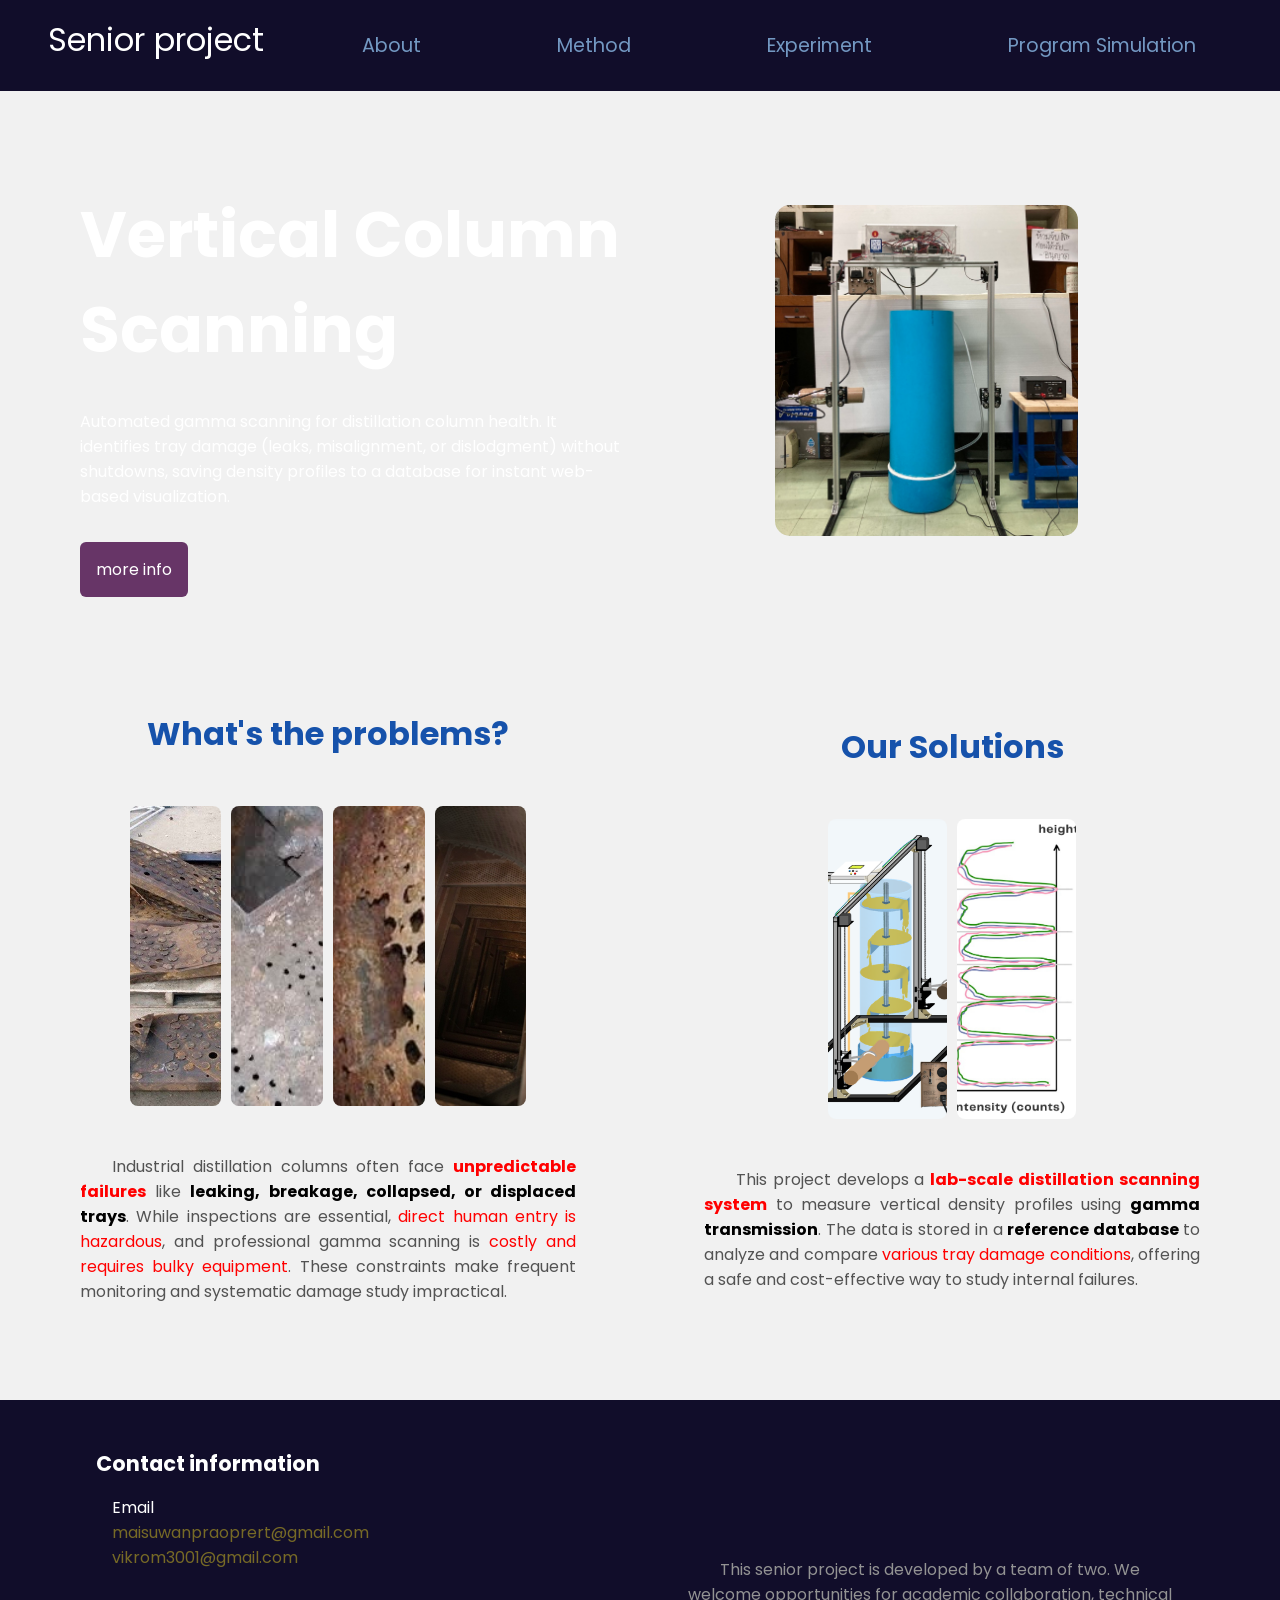
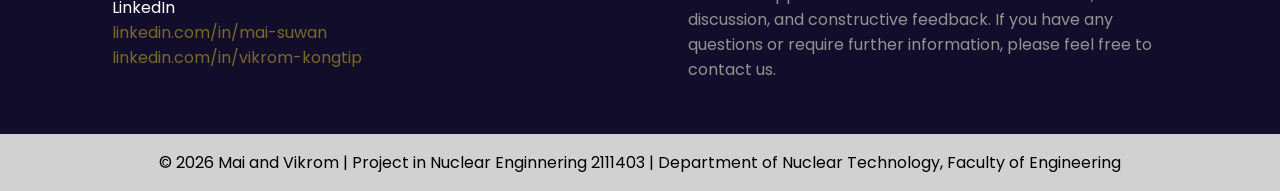
<file: index.html>
<!DOCTYPE html>
<html lang="en">
<head>
    <meta charset="UTF-8">
    <meta name="viewport" content="width=device-width, initial-scale=1.0">
    <title>Vertical Column Scanning</title>
    <link rel="stylesheet" href="main.css">
    <link rel="preconnect" href="https://fonts.googleapis.com">
    <link rel="preconnect" href="https://fonts.gstatic.com" crossorigin>
    <link href="https://fonts.googleapis.com/css2?family=Poppins:wght@300;400;600&display=swap" rel="stylesheet">
</head>
<body>
    <nav>
        <div class="container">
            <div class="nav-con">
                <div class="logo"><a href="#">Senior project</a></div>
                <ul class = "menu">
                    <li><a href="introduction.html">About</a></li>
                    <li><a href="method.html">Method</a>
                        <ul class="dropdown">
                            <li><a href="method.html#theory-section">Theory</a></li>
                            <li><a href="method.html#equip-section">Equipment</a></li>
                        </ul>
                    </li>
                    <li><a href="result.html">Experiment</a></li>
                    <li><a href="program-sim.html">Program Simulation</a></li>
                </ul>
            </div>
        </div>
    </nav>

    <section class="maincontent">
        <div class="container">
            <div class="maincontent-con">
                <div class="maincontent-info">
                    <h3>Vertical Column Scanning</h3>
                    <p>Automated gamma scanning for distillation column health. It identifies tray damage (leaks, misalignment, or dislodgment) without shutdowns, saving density profiles to a database for instant web-based visualization.</p>
                    <a href="#content-section" class="maincontent-btn">more info</a>
                </div>

                <div class="maincontent-img">
                    <img src="ourwork.jpg" width="70%" class="rounded-img">
                </div>
            </div>
        </div>
    </section>

    <section class="content" id="content-section">
        <div class="container">
            <div class="content-con"> 
                <div class="content-item">
                    <h4>What's the problems?</h4>
                    <div class="tray-img">
                        <img src="IMG-1.jpg" width="20%" onclick="toggleExpand(this)">
                        <img src="IMG-2.jpg" width="20%" onclick="toggleExpand(this)">
                        <img src="IMG-3.jpg" width="20%" onclick="toggleExpand(this)">
                        <img src="IMG-4.jpg" width="20%" onclick="toggleExpand(this)">
                    </div>
                    <p>
                        Industrial distillation columns often face <span style="color: red; font-weight: bold;">unpredictable failures</span> like 
                        <span style="color: black; font-weight: bold;">leaking, breakage, collapsed, or displaced trays</span>. 
                        While inspections are essential, <span style="color: red;">direct human entry is hazardous</span>, 
                        and professional gamma scanning is <span style="color: red;">costly and requires bulky equipment</span>. 
                        These constraints make frequent monitoring and systematic damage study impractical.
                    </p>
                </div>
                <div class="content-item">
                    <h4>Our Solutions</h4>
                    <div class="sol-img">
                        <img src="column-img.png" width="20%" onclick="toggleExpand(this)">
                        <img src="IMG-6.png" width="20%" onclick="toggleExpand(this)">
                    </div>
                    <p>
                        This project develops a <span style="color: red; font-weight: bold;">lab-scale distillation scanning system</span>
                        to measure vertical density profiles using <span style="color: black; font-weight: bold;">gamma transmission</span>. 
                        The data is stored in a <span style="color: black; font-weight: bold;">reference database </span>to analyze and compare 
                        <span style="color: red;">various tray damage conditions</span>, 
                        offering a safe and cost-effective way to study internal failures.
                    </p>
                </div>
            </div>
        </div>
    </section>

    <div class="footer-top">
        <div class="container">
            <div class="footer-top-con">
                <div class="footer-top-item">
                    <h4>Contact information</h4>
                    <div class="footer-top-item-con">
                        <div class="date">
                            Email <li><a href="mailto:maisuwanpraoprert@gmail.com">maisuwanpraoprert@gmail.com</a></li><a href="mailto:vikrom3001@gmail.com">vikrom3001@gmail.com</a><br><br>
                            LinkedIn <li><a href="https://www.linkedin.com/in/mai-suwan" target="_blank">linkedin.com/in/mai-suwan</a></li><li><a href="https://www.linkedin.com/in/vikrom-kongtip-93b69336a/" target="_blank">linkedin.com/in/vikrom-kongtip</a></li>
                        </div> 
                    </div>
                </div>
                <div class="footer-top-item">
                    <p>This senior project is developed by a team of two. We welcome opportunities for academic collaboration, technical discussion, and constructive feedback. If you have any questions or require further information, please feel free to contact us.</p>
                </div>
            </div>
        </div>
    </div>
    <div class="footer-buttom">© 2026 Mai and Vikrom | Project in Nuclear Enginnering 2111403 | Department of Nuclear Technology, Faculty of Engineering</div>
    <script>
        function toggleExpand(element) {
            // เช็คว่ารูปที่กดขยายอยู่แล้วหรือไม่
            const isExpanded = element.classList.contains('active-expand');
            
            // ลบ class ขยายออกจากทุกรูปก่อน
            document.querySelectorAll('.tray-img img, .sol-img img').forEach(img => {
                img.classList.remove('active-expand');
            });

            // ถ้าเดิมไม่ได้ขยาย ให้ขยายรูปที่เพิ่งกด
            if (!isExpanded) {
                element.classList.add('active-expand');
            }
        }
    </script>
</body>
</html>
</file>
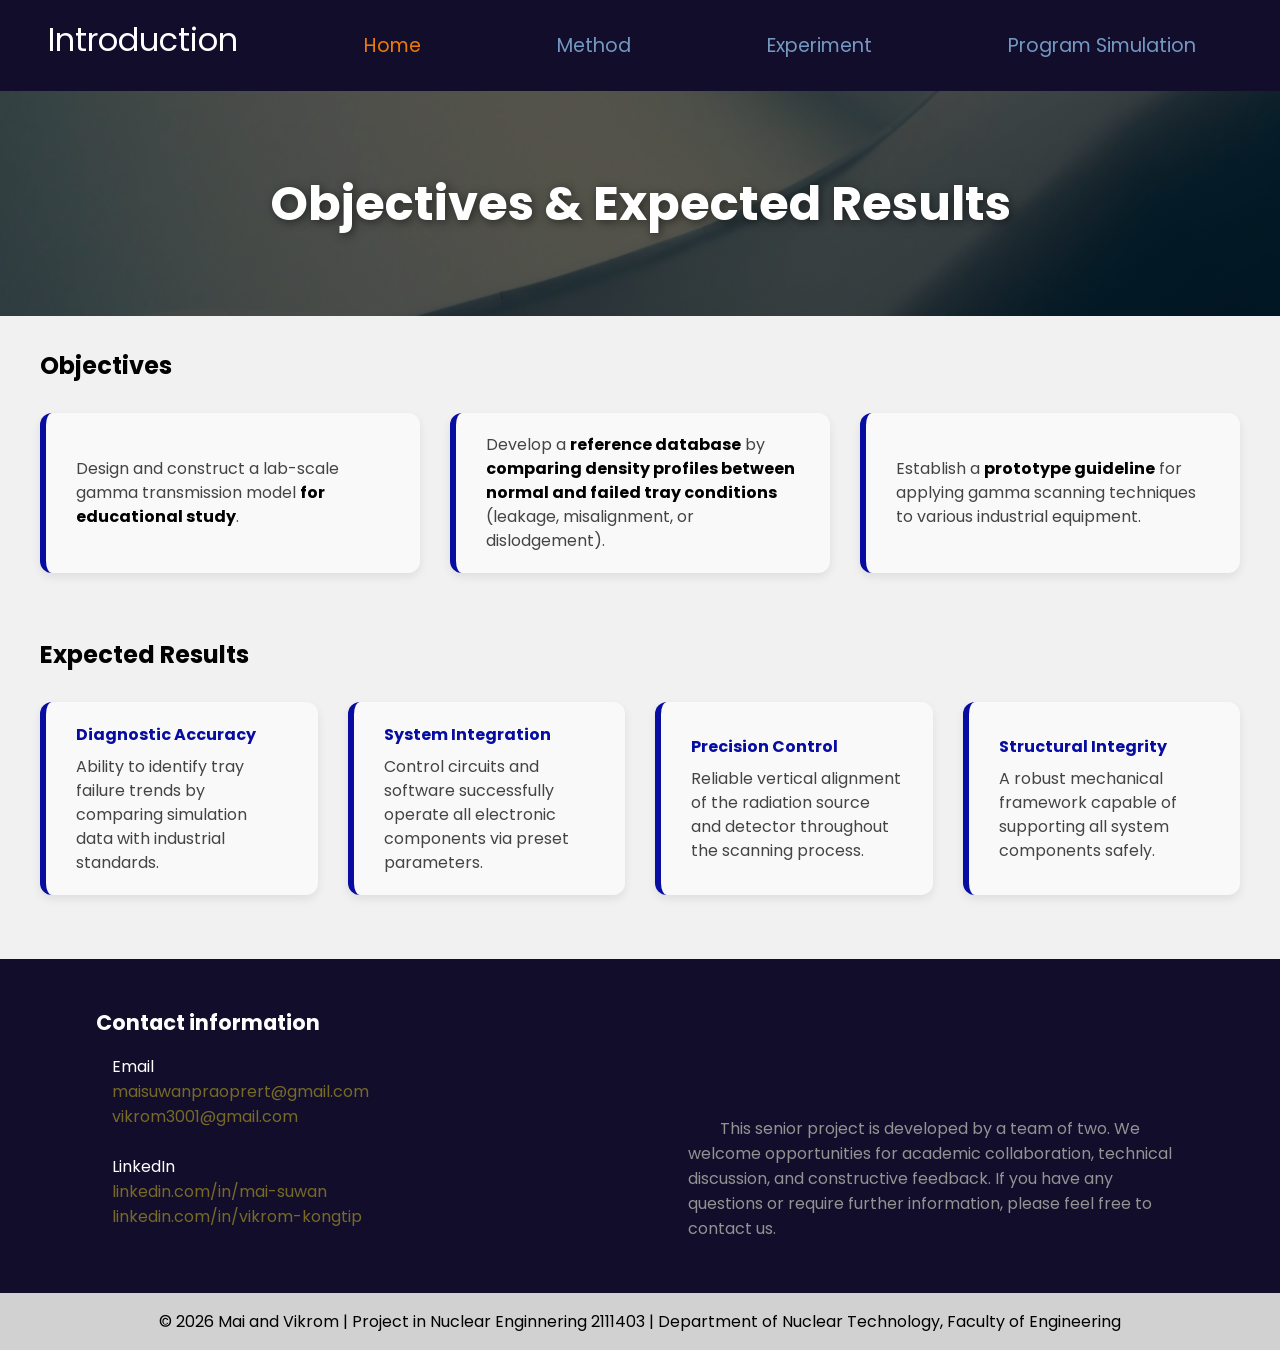
<file: introduction.html>
<!DOCTYPE html>
<html lang="en">
<head>
    <meta charset="UTF-8">
    <meta name="viewport" content="width=device-width, initial-scale=1.0">
    <title>About - Vertical Column Scanning</title>
    <link rel="stylesheet" href="main.css"> 
    <link rel="preconnect" href="https://fonts.googleapis.com">
    <link rel="preconnect" href="https://fonts.gstatic.com" crossorigin>
    <link href="https://fonts.googleapis.com/css2?family=Poppins:wght@300;400;600&display=swap" rel="stylesheet">
</head>
<body>
    <nav>
        <div class="container">
            <div class="nav-con">
                <div class="logo"><a href="index.html">Introduction</a></div>
                <ul class="menu">
                    <li><a href="index.html" class="active">Home</a></li>
                    <li><a href="method.html">Method</a>
                        <ul class="dropdown">
                            <li><a href="method.html#theory-section">Theory</a></li>
                            <li><a href="method.html#equip-section">Equipment</a></li>
                        </ul>
                    </li>
                    <li><a href="result.html">Experiment</a></li>
                    <li><a href="program-sim.html">Program Simulation</a></li>
                </ul>
            </div>
        </div>
    </nav>

    <section class="topcontent">
        <div class="container">
            <div class="topcontent-con">
                <div class="topcontent-info">
                    <h3>Objectives & Expected Results</h3>
                </div>
            </div>
        </div>
    </section>

    <section class="about-detail">
        <div class="container">
            
            <div class="detail-objective">
                <h1>Objectives</h1> <div class="grid-container">
                    <div class="cards">
                        <p>Design and construct a lab-scale gamma transmission model <span style="color: black; font-weight: bold;">for educational study</span>.</p>
                    </div>
                    <div class="cards">
                        <p>Develop a <span style="color: black; font-weight: bold;">reference database</span> by <span style="color: black; font-weight: bold;">comparing density profiles between normal and failed tray conditions</span> (leakage, misalignment, or dislodgement).</p>
                    </div>
                    <div class="cards">
                        <p>Establish a <span style="color: black; font-weight: bold;">prototype guideline</span> for applying gamma scanning techniques to various industrial equipment.</p>
                    </div>
                </div>
            </div>
            
            <div class="detail-expected">
                <h1>Expected Results</h1>
                <div class="grid-container">
                    <div class="cards">
                        <strong>Diagnostic Accuracy</strong>
                        <p>Ability to identify tray failure trends by comparing simulation data with industrial standards.</p>
                    </div>
                    <div class="cards">
                        <strong>System Integration</strong>
                        <p>Control circuits and software successfully operate all electronic components via preset parameters.</p>
                    </div>
                    <div class="cards">
                        <strong>Precision Control</strong>
                        <p>Reliable vertical alignment of the radiation source and detector throughout the scanning process.</p>
                    </div>
                    <div class="cards">
                        <strong>Structural Integrity</strong>
                        <p>A robust mechanical framework capable of supporting all system components safely.</p>
                    </div>
                </div>
            </div>

        </div>
    </section>

    <div class="footer-top">
        <div class="container">
            <div class="footer-top-con">
                <div class="footer-top-item">
                    <h4>Contact information</h4>
                    <div class="footer-top-item-con">
                        <div class="date">
                            Email <li><a href="mailto:maisuwanpraoprert@gmail.com">maisuwanpraoprert@gmail.com</a></li><a href="mailto:vikrom3001@gmail.com">vikrom3001@gmail.com</a><br><br>
                            LinkedIn <li><a href="https://www.linkedin.com/in/mai-suwan" target="_blank">linkedin.com/in/mai-suwan</a></li><li><a href="https://www.linkedin.com/in/vikrom-kongtip-93b69336a/" target="_blank">linkedin.com/in/vikrom-kongtip</a></li>
                        </div> 
                    </div>
                </div>
                <div class="footer-top-item">
                    <p>This senior project is developed by a team of two. We welcome opportunities for academic collaboration, technical discussion, and constructive feedback. If you have any questions or require further information, please feel free to contact us.</p>
                </div>
            </div>
        </div>
    </div>
    <div class="footer-buttom">© 2026 Mai and Vikrom | Project in Nuclear Enginnering 2111403 | Department of Nuclear Technology, Faculty of Engineering</div>
</body>
</html>
</file>
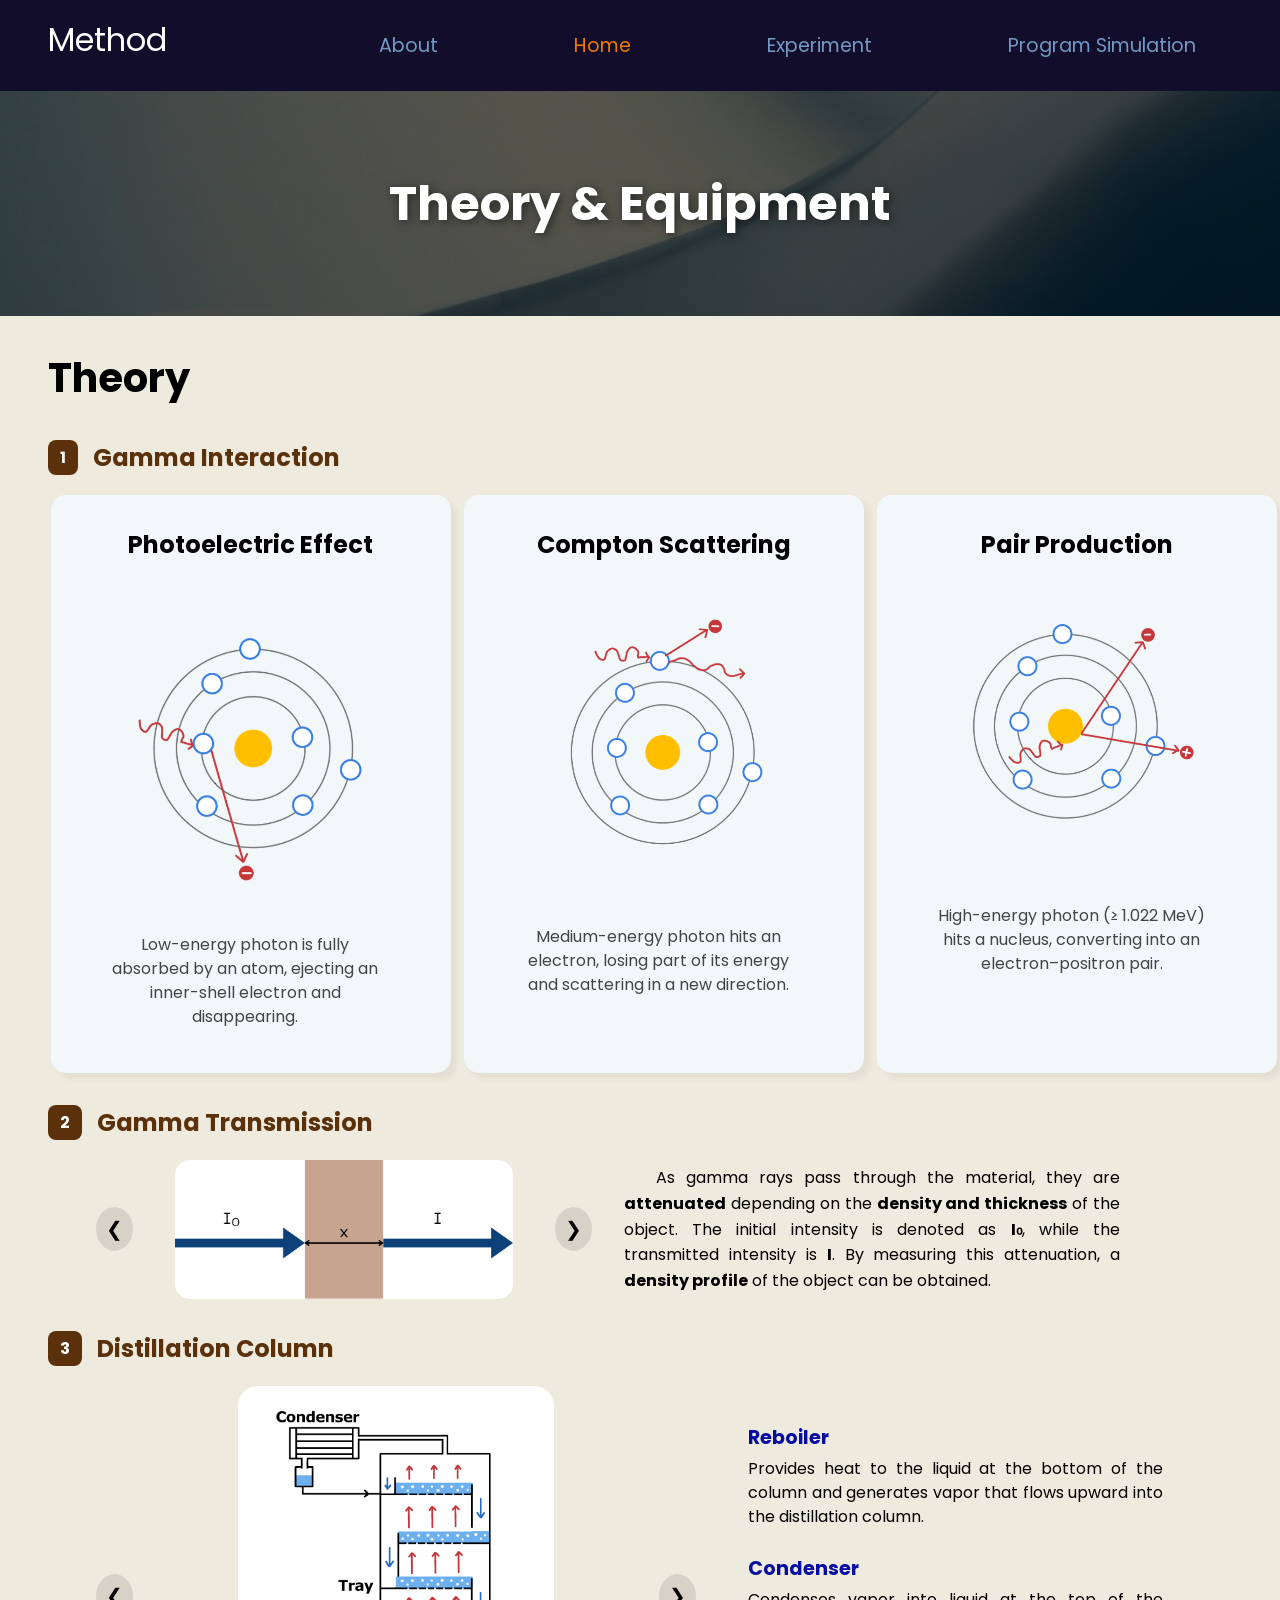
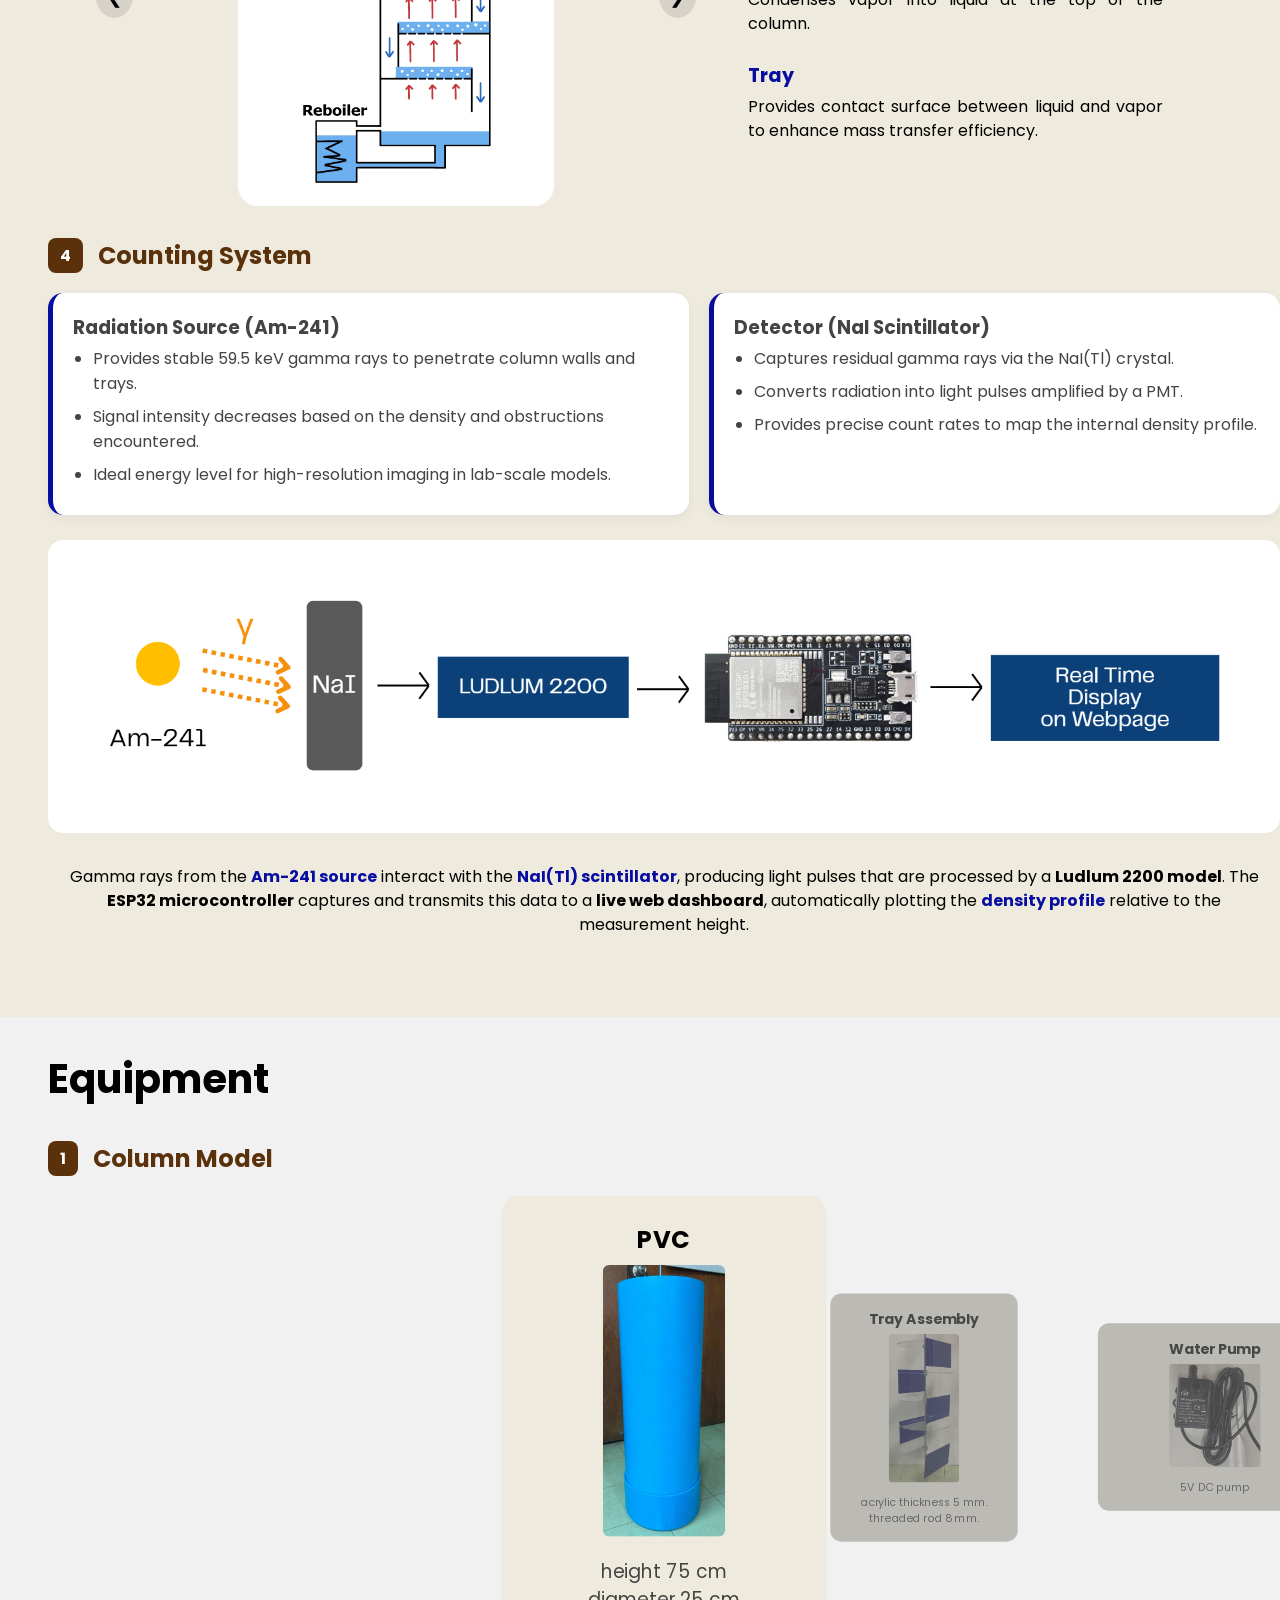
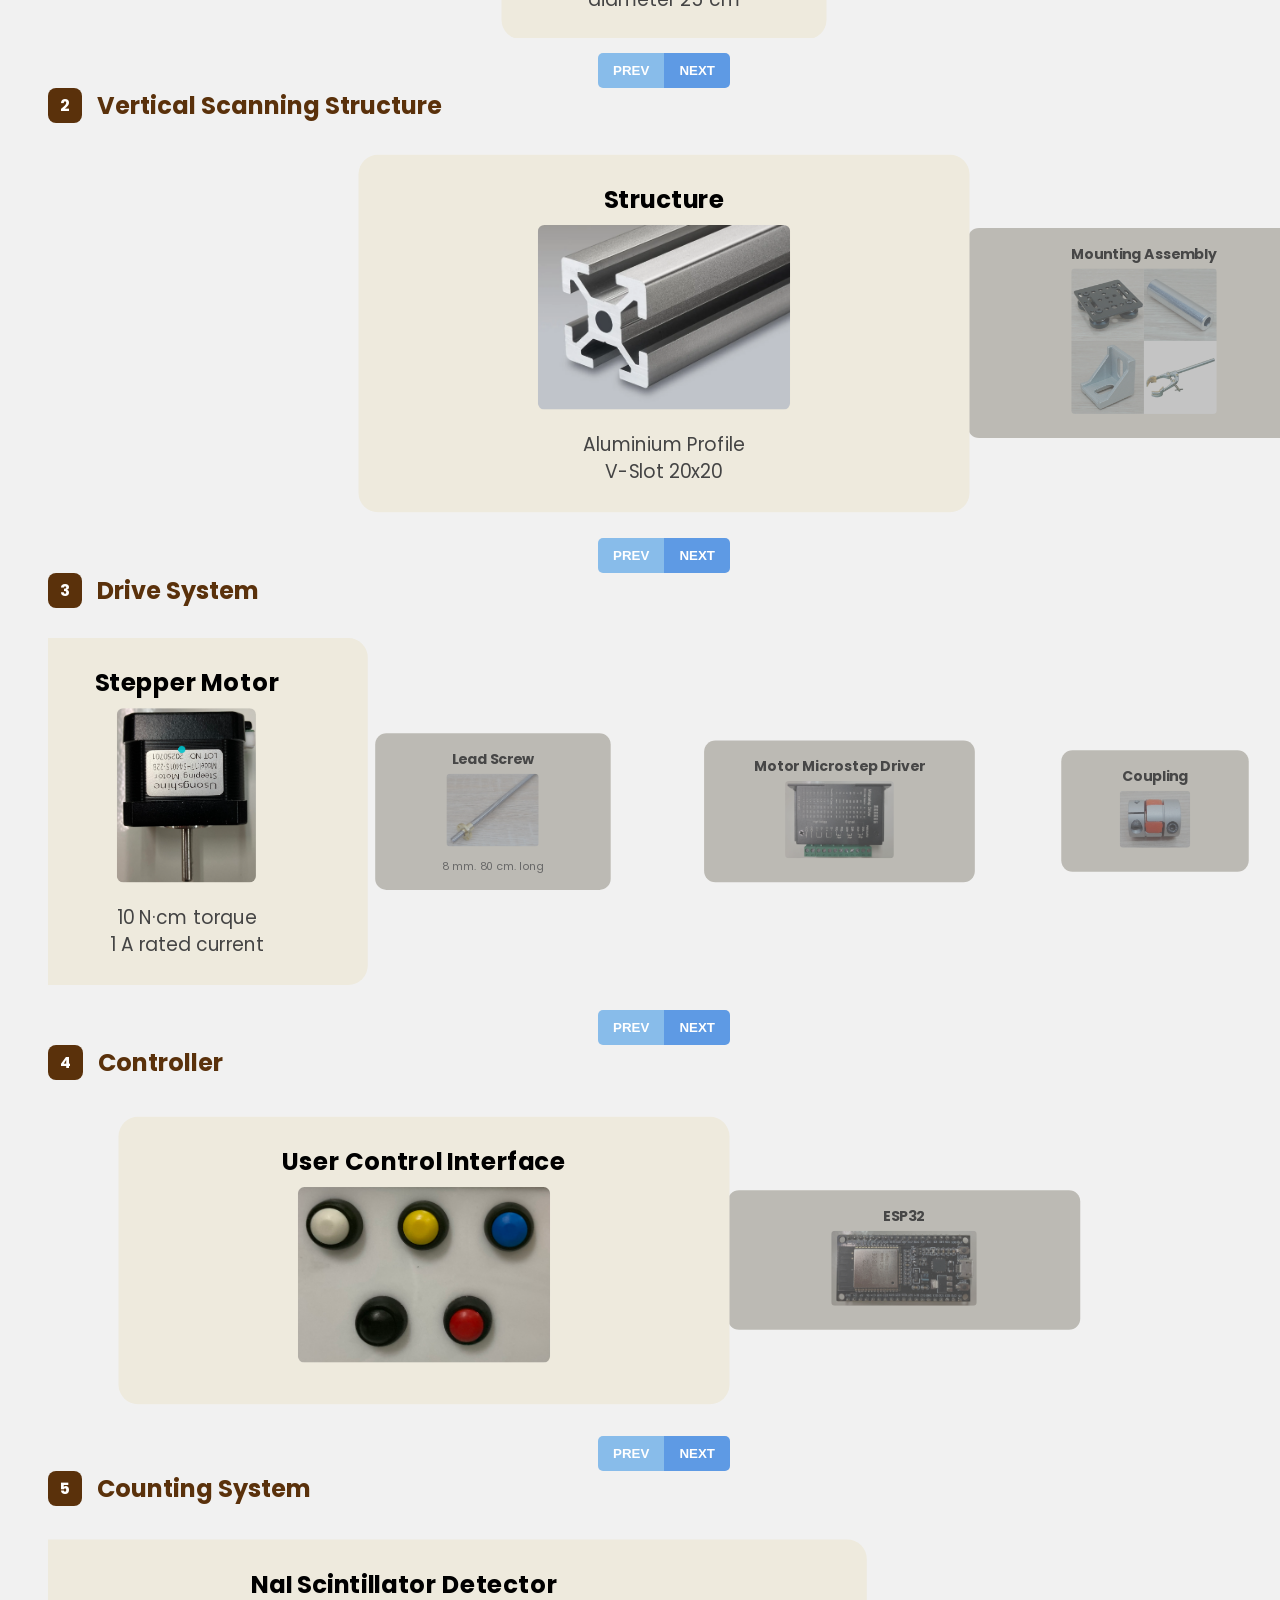
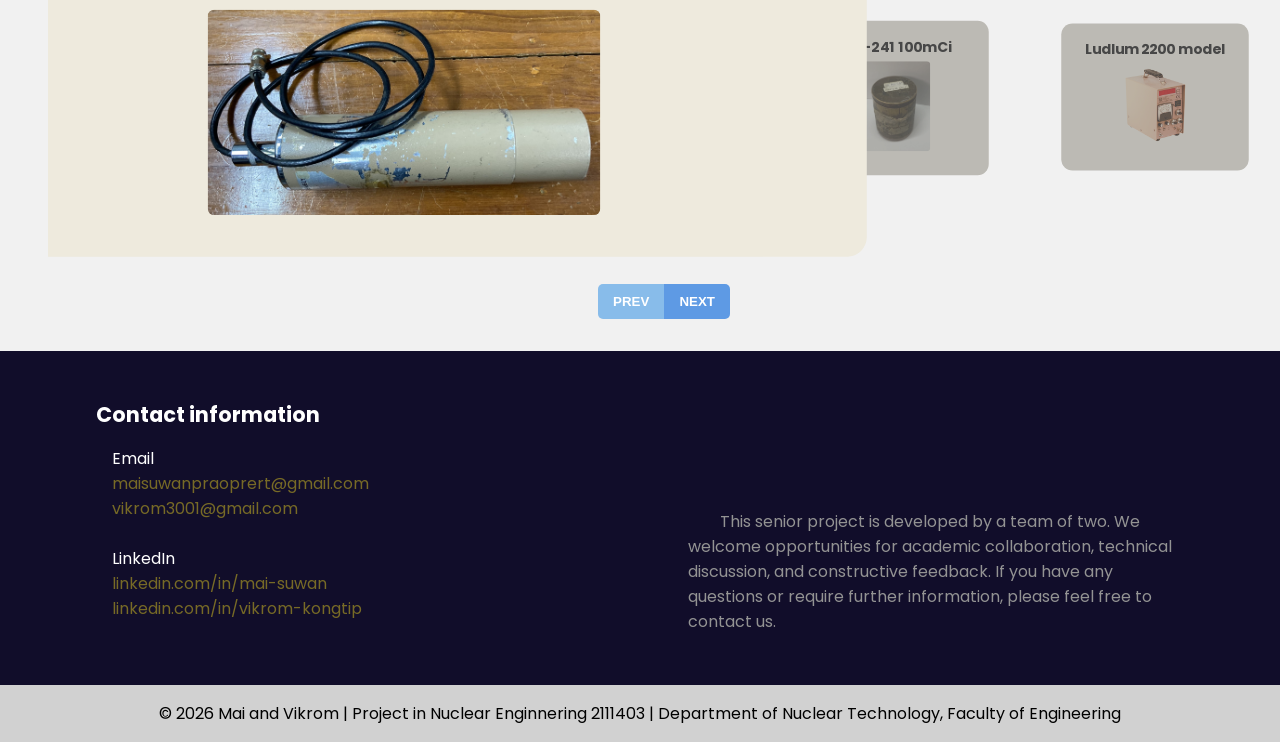
<file: method.html>
<!DOCTYPE html>
<html lang="en">
<head>
    <meta charset="UTF-8">
    <meta name="viewport" content="width=device-width, initial-scale=1.0">
    <title>Method - Vertical Column Scanning</title>
    <link rel="stylesheet" href="main.css"> 
    <link rel="preconnect" href="https://fonts.googleapis.com">
    <link rel="preconnect" href="https://fonts.gstatic.com" crossorigin>
    <link href="https://fonts.googleapis.com/css2?family=Poppins:wght@300;400;600&display=swap" rel="stylesheet">
</head>
<body>
    <nav>
        <div class="container">
            <div class="nav-con">
                <div class="logo"><a href="index.html">Method</a></div>
                <ul class="menu">
                    <li><a href="introduction.html">About</a></li>
                    <li><a href="index.html" class="active">Home</a></li>
                    <li><a href="result.html">Experiment</a></li>
                    <li><a href="program-sim.html">Program Simulation</a></li>
                </ul>
            </div>
        </div>
    </nav>

    <section class="topmed">
        <div class="container">
            <div class="topmed-con">
                <div class="topmed-info">
                    <h3>Theory & Equipment</h3>
                </div>
            </div>
        </div>
    </section>

    <section id="theory-section" class="detail-theory">
        <div class="theory-container">
            <h1>Theory</h1>

            <section class="section-box">
                <div class="header-row">
                    <span class="number-box">1</span>
                    <h2>Gamma Interaction</h2>
                </div>

                <div class="grid-3-column">
                    <div class="card">
                        <h3>Photoelectric Effect</h3>
                        <div class="image-placeholder">
                            <img src="IMG-10.png" width="70%">
                        </div>
                        <div class="lines">
                            <p class="description">Low-energy photon is fully absorbed by an atom, ejecting an inner-shell electron and disappearing.</p>
                        </div>
                    </div>

                    <div class="card">
                        <h3>Compton Scattering</h3>
                        <div class="image-placeholder">
                            <img src="IMG-11.png" width="70%">
                        </div>
                        <div class="lines">
                            <p class="description">Medium-energy photon hits an electron, losing part of its energy and scattering in a new direction.</p>
                        </div>
                    </div>

                    <div class="card">
                        <h3>Pair Production</h3>
                        <div class="image-placeholder">
                            <img src="IMG-12.png" width="70%">
                        </div>
                        <div class="lines">
                            <p class="description">High-energy photon (&ge; 1.022 MeV) hits a nucleus, converting into an electron–positron pair.</p>
                        </div>
                    </div>
                </div>
            </section>

            <div class="two-column-layout">
                <section class="section-box">
                    <div class="header-row">
                        <span class="number-box">2</span>
                        <h2>Gamma Transmission</h2>
                    </div>
                    <div class="flex-trans">
                        <div class="slider-container">
                            <button class="prev-btn" onclick="changeSlide(-1)">&#10094;</button>

                            <div class="trans-img">
                                <img src="trans.png" class="slide">
                                <img src="equa.png" class="slide">
                            </div>

                            <button class="next-btn" onclick="changeSlide(1)">&#10095;</button>
                        </div>
                        <div class="lines-trans">
                            <p>
                                As gamma rays pass through the material, they are 
                                <strong>attenuated</strong> depending on the 
                                <strong>density and thickness</strong> of the object. 
                                The initial intensity is denoted as <strong>I₀</strong>, 
                                while the transmitted intensity is <strong>I</strong>. 
                                By measuring this attenuation, a <strong>density profile</strong> 
                                of the object can be obtained.
                            </p>
                        </div>
                    </div>
                </section>

                <section class="section-box">
                    <div class="header-row">
                        <span class="number-box">3</span>
                        <h2>Distillation Column</h2>
                    </div>
                    <div class="flex-column">
                        <div class="slider-container">
                            <button class="prev-btn" onclick="changeSlide2(-1)">&#10094;</button>

                            <div class="column-img">
                                <img src="fullcolumn.jpg" class="slide2" width="60%">
                                <img src="reboil.jpg" class="slide2" width="60%">
                                <img src="condense.jpg" class="slide2" width="60%">
                                <img src="tray.jpg" class="slide2" width="60%">
                            </div>

                            <button class="next-btn" onclick="changeSlide2(1)">&#10095;</button>
                        </div>
                        <div class="text-container">
                            <div class="info-group">
                                <h3><strong style="color: #070da1;">Reboiler</strong></h3>
                                <p>Provides heat to the liquid at the bottom of the column and generates vapor that flows upward into the distillation column.</p>
                            </div>

                            <div class="info-group">
                                <h3><strong style="color: #070da1;">Condenser</strong></h3>
                                <p>Condenses vapor into liquid at the top of the column.</p>
                            </div>

                            <div class="info-group">
                                <h3><strong style="color: #070da1;">Tray</strong></h3>
                                <p>Provides contact surface between liquid and vapor to enhance mass transfer efficiency.</p>
                            </div>
                        </div>
                    </div>
                </section>
            </div>

            <section class="section-box">
                <div class="header-row">
                    <span class="number-box">4</span>
                    <h2>Counting System</h2>
                </div>

                <div class="counting-details-top">
                    <div class="info-card-detail">
                        <h3>Radiation Source (Am-241)</h3>
                        <ul class="bullet-list">
                            <li>Provides stable 59.5 keV gamma rays to penetrate column walls and trays.</li>
                            <li>Signal intensity decreases based on the density and obstructions encountered.</li>
                            <li>Ideal energy level for high-resolution imaging in lab-scale models.</li>
                        </ul>
                    </div>
                    
                    <div class="info-card-detail">
                        <h3>Detector (NaI Scintillator)</h3>
                        <ul class="bullet-list">
                            <li>Captures residual gamma rays via the NaI(Tl) crystal.</li>
                            <li>Converts radiation into light pulses amplified by a PMT.</li>
                            <li>Provides precise count rates to map the internal density profile.</li>
                        </ul>
                    </div>
                </div>

                <div class="diagram-wrapper">
                    <div class="diagram-card">
                        <img src="flow.png" class="full-img">
                    </div>
                </div>

                <p class="counting-desc-outside">
                    Gamma rays from the <strong style="color: #070da1;">Am-241 source</strong> interact with the 
                    <strong style="color: #070da1;">NaI(Tl) scintillator</strong>, producing light pulses that are 
                    processed by a <strong>Ludlum 2200 model</strong>. 
                    The <span style="color: black; font-weight: bold;">ESP32 microcontroller</span> captures and transmits this data to a <strong>live web dashboard</strong>, 
                    automatically plotting the <strong style="color: #070da1;">density profile</strong> 
                    relative to the measurement height.
                </p>
            </section>
        </div>
    </section>

    <section id="equip-section" class="detail-equip">
        <div class="equip-container">
            <h1>Equipment</h1>

            <div class="header-row">
                <span class="number-box">1</span>
                <h2>Column Model</h2>
            </div>
            <div class="carousel-viewport">
                <div class="carousel-track" id="carouselTrack1">
                    <div class="equip-card active">
                        <div class="card-content">
                            <h3>PVC</h3>
                            <img src="pvc.png">
                            <p>height 75 cm<br>diameter 25 cm</p>
                        </div>
                    </div>

                    <div class="equip-card">
                        <div class="card-content">
                            <h3>Tray Assembly</h3>
                            <img src="tray.png">
                            <p>acrylic thickness 5 mm.<br>threaded rod 8 mm.</p>
                        </div>
                    </div>

                    <div class="equip-card">
                        <div class="card-content">
                            <h3>Water Pump</h3>
                            <img src="pump.png">
                            <p>5V DC pump</p>
                        </div>
                    </div>

                    <div class="equip-card">
                        <div class="card-content">
                            <h3>Air Hose</h3>
                            <img src="สายยาง.png">
                            <p>80 cm. long</p>
                        </div>
                    </div>
                </div>
            </div>

            <div class="carousel-controls">
                <button class="btn-prev" onclick="moveCarousel(-1)">PREV</button>
                <button class="btn-next" onclick="moveCarousel(1)">NEXT</button>
            </div>


            <div class="header-row">
                <span class="number-box">2</span>
                <h2>Vertical Scanning Structure</h2>
            </div>
            <div class="carousel-viewport">
                <div class="carousel-track" id="carouselTrack2">
                    <div class="equip-card active">
                        <div class="card-content">
                            <h3>Structure</h3>
                            <img src="vslot.png" id="lll">
                            <p>Aluminium Profile<br>V-Slot 20x20</p>
                        </div>
                    </div>

                    <div class="equip-card">
                        <div class="card-content">
                            <h3>Mounting Assembly</h3>
                            <img src="mounting.png" id="lll">
                        </div>
                    </div>
                </div>
            </div>
            <div class="carousel-controls">
                <button class="btn-prev" onclick="moveCarouselEquip(-1)">PREV</button>
                <button class="btn-next" onclick="moveCarouselEquip(1)">NEXT</button>
            </div>

           <div class="header-row">
                <span class="number-box">3</span>
                <h2>Drive System</h2>
            </div>
            <div class="carousel-viewport">
                <div class="carousel-track" id="carouselTrack3">
                    <div class="equip-card active">
                        <div class="card-content">
                            <h3>Stepper Motor</h3>
                            <img src="motor.png">
                            <p>10 N·cm torque<br>1 A rated current</p>
                        </div>
                    </div>

                    <div class="equip-card">
                        <div class="card-content">
                            <h3>Lead Screw</h3>
                            <img src="lead.png">
                            <p>8 mm. 80 cm. long</p>
                        </div>
                    </div>

                    <div class="equip-card">
                        <div class="card-content">
                            <h3>Motor Microstep Driver</h3>
                            <img src="driver.png">
                        </div>
                    </div>

                    <div class="equip-card">
                        <div class="card-content">
                            <h3>Coupling</h3>
                            <img src="coupling.jpg">
                        </div>
                    </div>
                </div>
            </div>

            <div class="carousel-controls">
                <button class="btn-prev" onclick="moveCarouselDrive(-1)">PREV</button>
                <button class="btn-next" onclick="moveCarouselDrive(1)">NEXT</button>
            </div>

            <div class="header-row">
                <span class="number-box">4</span>
                <h2>Controller</h2>
            </div>
            <div class="carousel-viewport">
                <div class="carousel-track" id="carouselTrack4">
                    <div class="equip-card active">
                        <div class="card-content">
                            <h3>User Control Interface</h3>
                            <img src="switch.jpg" id="lll">
                        </div>
                    </div>

                    <div class="equip-card">
                        <div class="card-content">
                            <h3>ESP32</h3>
                            <img src="esp.png" id="lll">
                        </div>
                    </div>
                </div>
            </div>

            <div class="carousel-controls">
                <button class="btn-prev" onclick="moveCarouselcontrol(-1)">PREV</button>
                <button class="btn-next" onclick="moveCarouselcontrol(1)">NEXT</button>
            </div>

            <div class="header-row">
                <span class="number-box">5</span>
                <h2>Counting System</h2>
            </div>
            <div class="carousel-viewport">
                <div class="carousel-track" id="carouselTrack5">
                    <div class="equip-card active">
                        <div class="card-content">
                            <h3>NaI Scintillator Detector</h3>
                            <img src="detector.jpg">
                        </div>
                    </div>

                    <div class="equip-card">
                        <div class="card-content">
                            <h3>Am-241 100mCi</h3>
                            <img src="source.jpg" id="lll">
                        </div>
                    </div>

                    <div class="equip-card">
                        <div class="card-content">
                            <h3>Ludlum 2200 model</h3>
                            <img src="ludlum.png">
                        </div>
                    </div>
                </div>
            </div>

            <div class="carousel-controls">
                <button class="btn-prev" onclick="moveCarouseldetect(-1)">PREV</button>
                <button class="btn-next" onclick="moveCarouseldetect(1)">NEXT</button>
            </div>
        </div>
    </section>

    <div class="footer-top">
        <div class="container">
            <div class="footer-top-con">
                <div class="footer-top-item">
                    <h4>Contact information</h4>
                    <div class="footer-top-item-con">
                        <div class="date">
                            Email <li><a href="mailto:maisuwanpraoprert@gmail.com">maisuwanpraoprert@gmail.com</a></li><a href="mailto:vikrom3001@gmail.com">vikrom3001@gmail.com</a><br><br>
                            LinkedIn <li><a href="https://www.linkedin.com/in/mai-suwan" target="_blank">linkedin.com/in/mai-suwan</a></li><li><a href="https://www.linkedin.com/in/vikrom-kongtip-93b69336a/" target="_blank">linkedin.com/in/vikrom-kongtip</a></li>
                        </div> 
                    </div>
                </div>
                <div class="footer-top-item">
                    <p>This senior project is developed by a team of two. We welcome opportunities for academic collaboration, technical discussion, and constructive feedback. If you have any questions or require further information, please feel free to contact us.</p>
                </div>
            </div>
        </div>
    </div>
    <div class="footer-buttom">© 2026 Mai and Vikrom | Project in Nuclear Enginnering 2111403 | Department of Nuclear Technology, Faculty of Engineering</div>

    <script>
        //***********เลื่อนทีละรูป theory************
        //gamma transmission
        let currentSlide = 0;

        function showSlide(index) {
            // ดึงรายการรูปภาพทั้งหมดที่มีคลาส slide ณ เวลานั้น
            const slides = document.querySelectorAll(".slide");
        
            // ตรวจสอบว่ามีรูปภาพอยู่ในลิสต์จริงไหม
            if (slides.length === 0) return; 

            // จัดการเรื่องลำดับการวนลูปรูปภาพ
            if (index >= slides.length) {
                currentSlide = 0;
            } else if (index < 0) {
                currentSlide = slides.length - 1;
            } else {
                currentSlide = index;
            }

            // ซ่อนทุกรูปก่อน
            slides.forEach(img => {
                img.style.display = "none";
            });

            // แสดงเฉพาะรูปที่ต้องการ
            slides[currentSlide].style.display = "block";
        }

        function changeSlide(step) {
            showSlide(currentSlide + step);
        }

        document.addEventListener("DOMContentLoaded", function() { // สำคัญมาก: ต้องเรียกใช้ฟังก์ชันครั้งแรกหลังจากโหลดหน้าเว็บเสร็จ
            showSlide(0);
        });

        //distillation column
        let currentSlide2 = 0;

        function showSlide2(index) {
            const slides2 = document.querySelectorAll(".slide2");
            if (slides2.length === 0) return;

            if (index >= slides2.length) currentSlide2 = 0;
            else if (index < 0) currentSlide2 = slides2.length - 1;
            else currentSlide2 = index;

            // ซ่อนรูปทั้งหมดของชุดที่ 2 และทำให้นุ่มนวล
            slides2.forEach(img => {
                img.style.display = "none";
                img.style.opacity = "0";
                img.style.transition = "opacity 0.5s ease";
            });

            // แสดงรูปปัจจุบัน
            slides2[currentSlide2].style.display = "block";
            setTimeout(() => {
                slides2[currentSlide2].style.opacity = "1";
            }, 10);
        }

        function changeSlide2(step) {
            showSlide2(currentSlide2 + step);
        }

        document.addEventListener("DOMContentLoaded", function() {  // เรียกใช้งานเริ่มต้นสำหรับ Slider ที่ 2
            showSlide2(0);
        });


        // ***********เลื่อนทีละcard equipment************
        // 1. ส่วน Column Model
        let currentIndex1 = 0;
        function moveCarousel(step) {
            const track = document.getElementById('carouselTrack1');
            const viewport = track.parentElement; // หา viewport ที่คุม track นี้
            const cards = track.querySelectorAll('.equip-card'); // หาเฉพาะการ์ดที่อยู่ใน track นี้
            
            currentIndex1 += step;
            if (currentIndex1 < 0) currentIndex1 = cards.length - 1;
            if (currentIndex1 >= cards.length) currentIndex1 = 0;

            cards.forEach((card, i) => card.classList.toggle('active', i === currentIndex1));

            const viewportWidth = viewport.offsetWidth;
            const cardWidth = cards[currentIndex1].offsetWidth;
            const cardOffsetLeft = cards[currentIndex1].offsetLeft;
            const totalOffset = (viewportWidth / 2) - (cardOffsetLeft + cardWidth / 2);

            track.style.transform = `translateX(${totalOffset}px)`;
        }

        // 2. ส่วน Vertical Scanning Structure
        let currentIndex2 = 0;
        function moveCarouselEquip(step) {
            const track = document.getElementById('carouselTrack2'); 
            const viewport = track.parentElement; 
            const cards = track.querySelectorAll('.equip-card'); // หาเฉพาะการ์ดที่อยู่ใน track นี้
            
            currentIndex2 += step;
            if (currentIndex2 < 0) currentIndex2 = cards.length - 1;
            if (currentIndex2 >= cards.length) currentIndex2 = 0;

            cards.forEach((card, i) => card.classList.toggle('active', i === currentIndex2));

            const viewportWidth = viewport.offsetWidth;
            const cardWidth = cards[currentIndex2].offsetWidth;
            const cardOffsetLeft = cards[currentIndex2].offsetLeft;
            const totalOffset = (viewportWidth / 2) - (cardOffsetLeft + cardWidth / 2);

            track.style.transform = `translateX(${totalOffset}px)`;
        }

        // 3. ส่วน Drive system
        let currentIndex3 = 0;
        function moveCarouselDrive(step) {
            const track = document.getElementById('carouselTrack3'); 
            const viewport = track.parentElement; 
            const cards = track.querySelectorAll('.equip-card'); // หาเฉพาะการ์ดที่อยู่ใน track นี้
            
            currentIndex3 += step;
            if (currentIndex3 < 0) currentIndex3 = cards.length - 1;
            if (currentIndex3 >= cards.length) currentIndex3 = 0;

            cards.forEach((card, i) => card.classList.toggle('active', i === currentIndex3));

            const viewportWidth = viewport.offsetWidth;
            const cardWidth = cards[currentIndex3].offsetWidth;
            const cardOffsetLeft = cards[currentIndex3].offsetLeft;
            const totalOffset = (viewportWidth / 2) - (cardOffsetLeft + cardWidth / 2);

            track.style.transform = `translateX(${totalOffset}px)`;
        }

        // 4. ส่วน controller
        let currentIndex4 = 0;
        function moveCarouselcontrol(step) {
            const track = document.getElementById('carouselTrack4'); 
            const viewport = track.parentElement; 
            const cards = track.querySelectorAll('.equip-card'); // หาเฉพาะการ์ดที่อยู่ใน track นี้
            
            currentIndex4 += step;
            if (currentIndex4 < 0) currentIndex4 = cards.length - 1;
            if (currentIndex4 >= cards.length) currentIndex4 = 0;

            cards.forEach((card, i) => card.classList.toggle('active', i === currentIndex4));

            const viewportWidth = viewport.offsetWidth;
            const cardWidth = cards[currentIndex4].offsetWidth;
            const cardOffsetLeft = cards[currentIndex4].offsetLeft;
            const totalOffset = (viewportWidth / 2) - (cardOffsetLeft + cardWidth / 2);

            track.style.transform = `translateX(${totalOffset}px)`;
        }

        // 5. ส่วน counting
        let currentIndex5 = 0;
        function moveCarouseldetect(step) {
            const track = document.getElementById('carouselTrack5');
            const viewport = track.parentElement; 
            const cards = track.querySelectorAll('.equip-card'); // หาเฉพาะการ์ดที่อยู่ใน track นี้
            
            currentIndex5 += step;
            if (currentIndex5 < 0) currentIndex5 = cards.length - 1;
            if (currentIndex5 >= cards.length) currentIndex5 = 0;

            cards.forEach((card, i) => card.classList.toggle('active', i === currentIndex5));

            const viewportWidth = viewport.offsetWidth;
            const cardWidth = cards[currentIndex5].offsetWidth;
            const cardOffsetLeft = cards[currentIndex5].offsetLeft;
            const totalOffset = (viewportWidth / 2) - (cardOffsetLeft + cardWidth / 2);

            track.style.transform = `translateX(${totalOffset}px)`;
        }

        // เรียกใช้ครั้งแรกเมื่อโหลดหน้า
        window.addEventListener("load", function() {
            moveCarousel(0);
            moveCarouselEquip(0);
        });
    </script>
</body>
</html>
</file>
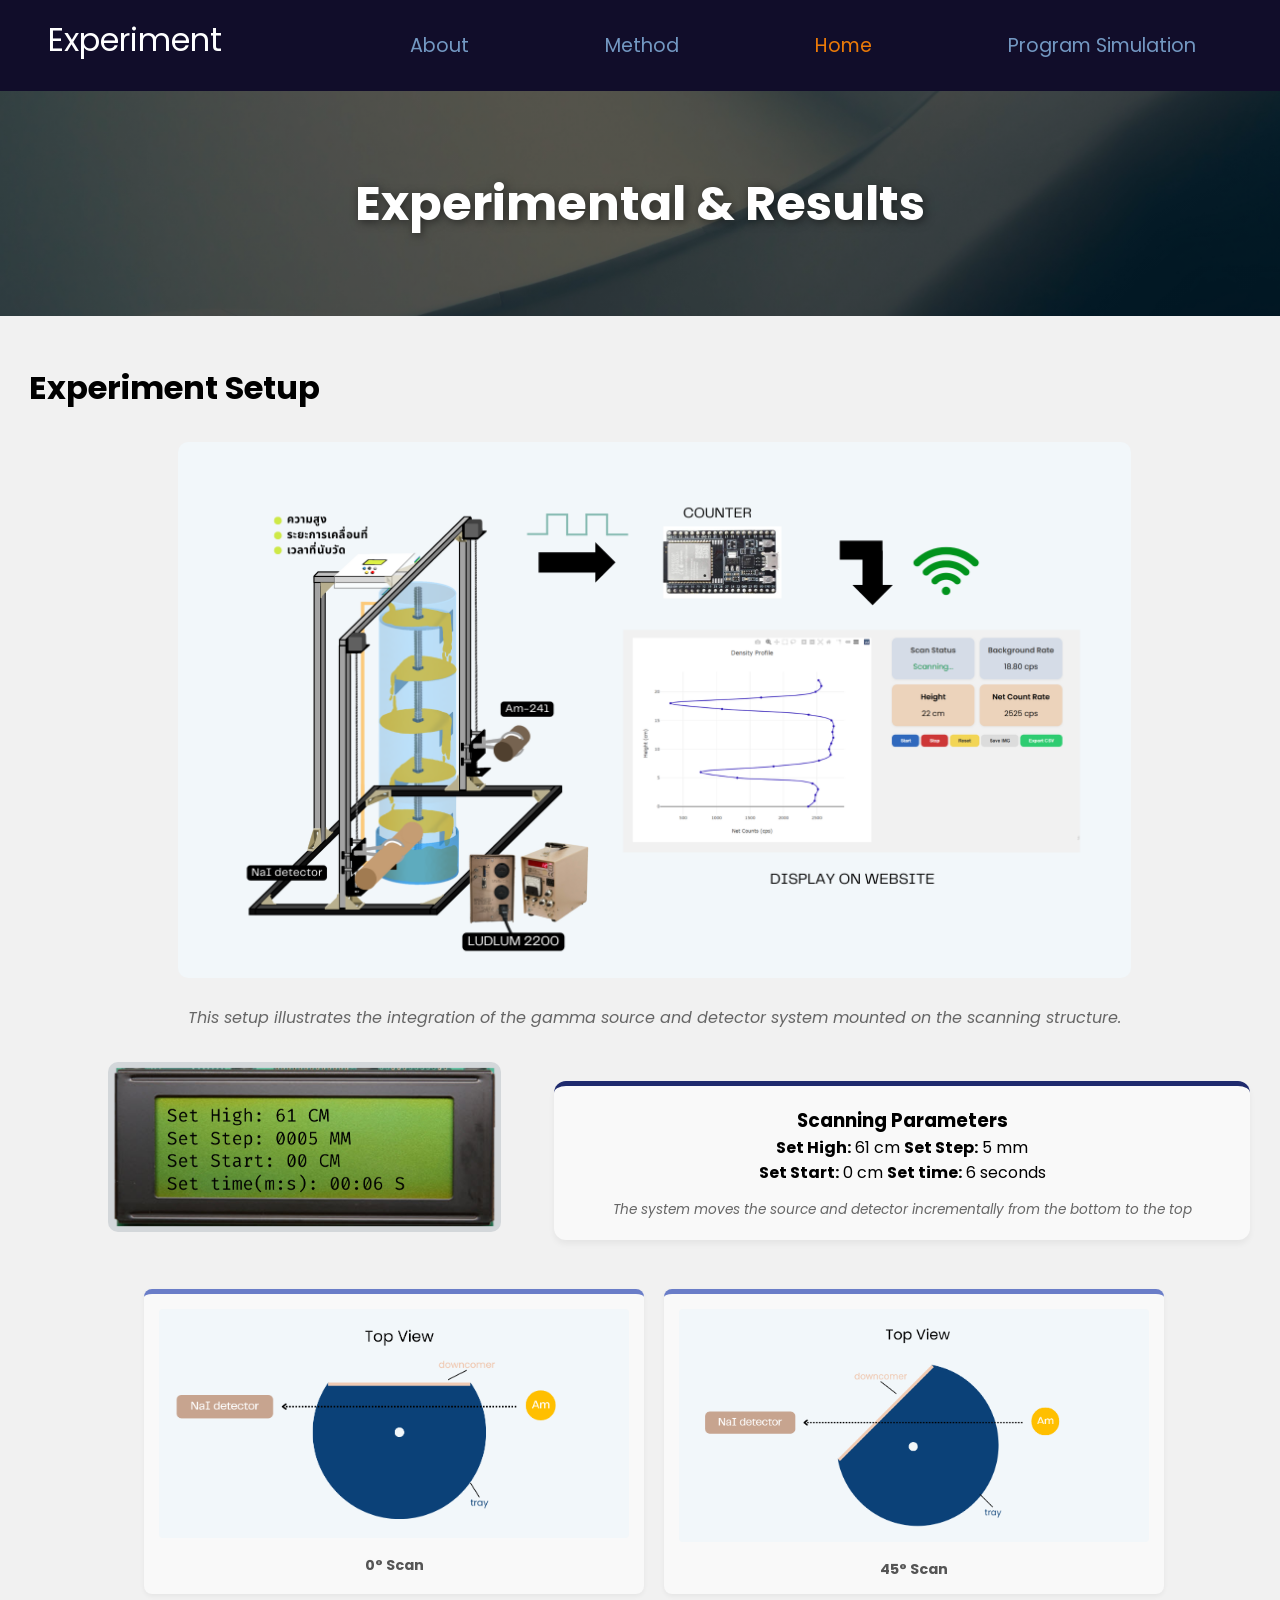
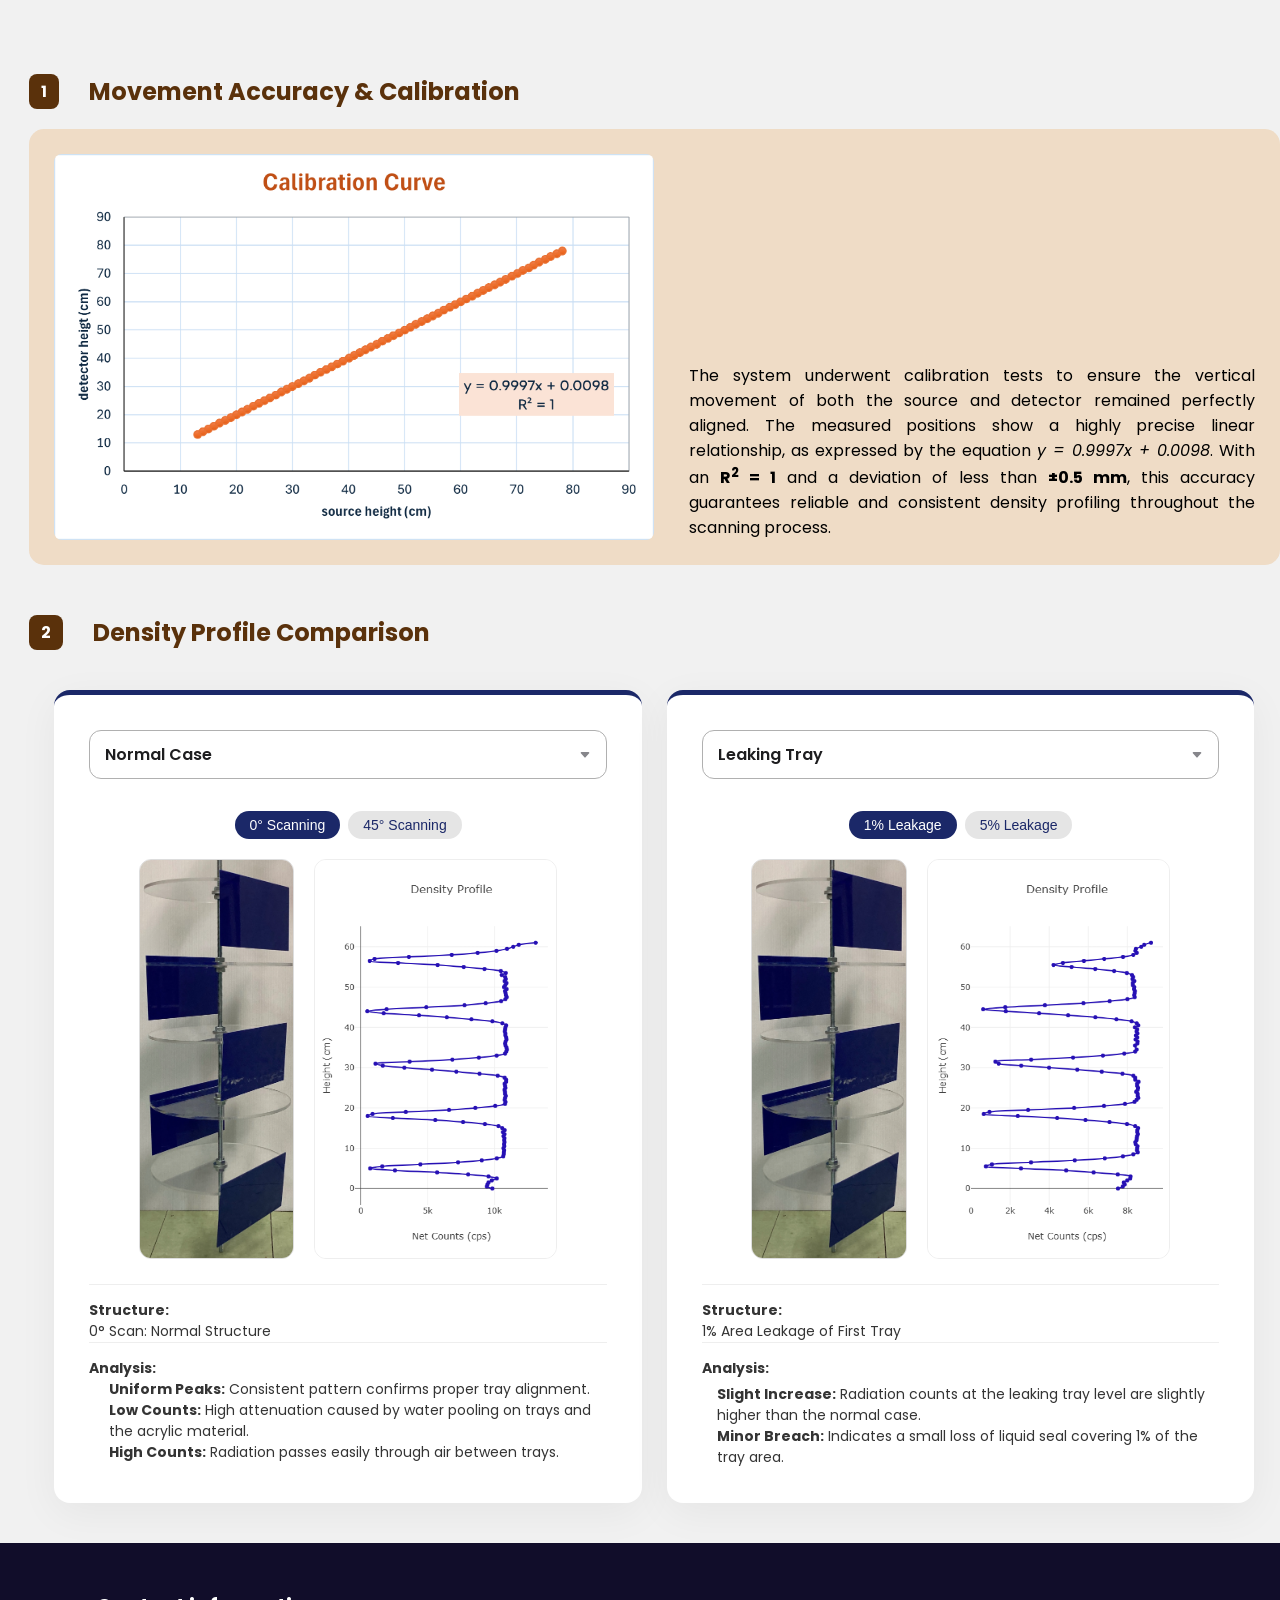
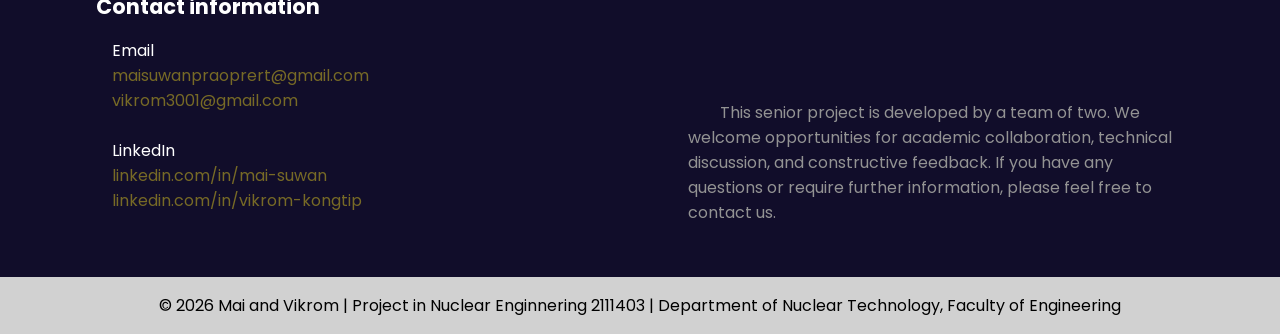
<file: result.html>
<!DOCTYPE html>
<html lang="en">
<head>
    <meta charset="UTF-8">
    <meta name="viewport" content="width=device-width, initial-scale=1.0">
    <title>Experiment - Vertical Column Scanning</title>
    <link rel="stylesheet" href="main.css">
    <link rel="preconnect" href="https://fonts.googleapis.com">
    <link rel="preconnect" href="https://fonts.gstatic.com" crossorigin>
    <link href="https://fonts.googleapis.com/css2?family=Poppins:wght@300;400;600&display=swap" rel="stylesheet">
</head>
<body>
    <nav>
        <div class="container">
            <div class="nav-con">
                <div class="logo"><a href="#">Experiment</a></div>
                <ul class = "menu">
                    <li><a href="introduction.html">About</a></li>
                    <li><a href="method.html">Method</a>
                        <ul class="dropdown">
                            <li><a href="method.html#theory-section">Theory</a></li>
                            <li><a href="method.html#equip-section">Equipment</a></li>
                        </ul>
                    </li>
                    <li><a href="index.html" class="active">Home</a></li>
                    <li><a href="program-sim.html">Program Simulation</a></li>
                </ul>
            </div>
        </div>
    </nav>

    <section class="topresut">
        <div class="container">
            <div class="topresult">
                <div class="topresult-info">
                    <h3>Experimental & Results</h3>
                </div>
            </div>
        </div>
    </section>

    <main class="results-page">
        <div class="container">
            
            <section class="exp-setup-section">
                <h2>Experiment Setup</h2>
                
                <div class="setup-container">
                    <div class="main-setup-img">
                        <img src="diagram.png">
                    </div>
                    <p class="setup-desc">This setup illustrates the integration of the gamma source and detector system mounted on the scanning structure.</p>

                    <div class="setup-layout">
                        <div class="main-setup-img">
                            <img src="lcd-setup.png" alt="Experiment Diagram">
                        </div>

                        <div class="setup-params-card">
                            <h3>Scanning Parameters</h3>
                            <ul class="params-list-grid">
                                <div class="param-left">
                                    <li><strong>Set High:</strong> 61 cm</li>
                                    <li><strong>Set Step:</strong> 5 mm</li>
                                </div>
                                <div class="param-right">
                                    <li><strong>Set Start:</strong> 0 cm</li>
                                    <li><strong>Set time:</strong> 6 seconds</li>
                                </div>
                            </ul>
                            <p class="setup-note">
                                The system moves the source and detector incrementally from the bottom to the top
                            </p>
                        </div>
                    </div>

                    <div class="scan-configs">
                        <div class="config-item">
                            <img src="0-scan.png" alt="0 Degree Scan">
                            <p><strong>0° Scan</strong></p>
                        </div>
                        <div class="config-item">
                            <img src="45-scan.png" alt="45 Degree Scan">
                            <p><strong>45° Scan</strong></p>
                        </div>
                    </div>
                </div>
            </section>

            <section class="accuracy-section">
                <div class="header-item">
                    <span class="number-box">1</span>
                    <h2>Movement Accuracy & Calibration</h2>
                </div>
                <div class="accuracy-content">
                    <div class="accuracy-card">
                        <img src="height_calibration.png" alt="Calibration Graph">
                        <div class="accuracy-info">
                            <p>
                                The system underwent calibration tests to ensure the vertical movement of both the source and detector remained perfectly aligned. 
                                The measured positions show a highly precise linear relationship, as expressed by the equation <i>y = 0.9997x + 0.0098</i>. 
                                With an <b>R<sup>2</sup> = 1</b> and a deviation of less than <b>&plusmn;0.5 mm</b>, 
                                this accuracy guarantees reliable and consistent density profiling throughout the scanning process.
                            </p>
                        </div>
                    </div>
                </div>
            </section>

            <section class="tray-analysis-section">
                
    <section class="tray-analysis-section">
        <div class="header-item">
            <span class="number-box">2</span>
            <h2>Density Profile Comparison</h2>
        </div>

        <div class="comparison-grid dual-column">
            <div class="compare-col" id="col-1">
                <select class="tray-select" onchange="updateComparison(1, this.value)">
                    <option value="normal">Normal Case</option>
                    <option value="leaking">Leaking Tray</option>
                    <option value="tilted">Tilted Tray</option>
                    <option value="dislodged">Dislodged Tray</option>
                </select>
                
                <div class="tabs-container" id="tabs-col-1">
                    <button class="tab-btn active" onclick="handleSubSelection(1, 0)">Option A</button>
                    <button class="tab-btn" onclick="handleSubSelection(1, 1)">Option B</button>
                </div>

                <div class="display-area"></div>
            </div>

            <div class="compare-col" id="col-2">
                <select class="tray-select" onchange="updateComparison(2, this.value)">
                    <option value="normal">Normal Case</option>
                    <option value="leaking" selected>Leaking Tray</option> 
                    <option value="tilted">Tilted Tray</option>
                    <option value="dislodged">Dislodged Tray</option>
                </select>

                <div class="tabs-container" id="tabs-col-2">
                    <button class="tab-btn active" onclick="handleSubSelection(2, 0)">Option A</button>
                    <button class="tab-btn" onclick="handleSubSelection(2, 1)">Option B</button>
                </div>

                <div class="display-area"></div>
            </div>
        </div>
    </section>
</section>
        </div>
    </main>

    
        <div class="footer-top">
            <div class="container">
                <div class="footer-top-con">
                    <div class="footer-top-item">
                        <h4>Contact information</h4>
                        <div class="footer-top-item-con">
                            <div class="date">
                                Email <li><a href="mailto:maisuwanpraoprert@gmail.com">maisuwanpraoprert@gmail.com</a></li><a href="mailto:vikrom3001@gmail.com">vikrom3001@gmail.com</a><br><br>
                                LinkedIn <li><a href="https://www.linkedin.com/in/mai-suwan" target="_blank">linkedin.com/in/mai-suwan</a></li><li><a href="https://www.linkedin.com/in/vikrom-kongtip-93b69336a/" target="_blank">linkedin.com/in/vikrom-kongtip</a></li>
                            </div> 
                        </div>
                    </div>
                    <div class="footer-top-item">
                        <p>This senior project is developed by a team of two. We welcome opportunities for academic collaboration, technical discussion, and constructive feedback. If you have any questions or require further information, please feel free to contact us.</p>
                    </div>
                </div>
            </div>
        </div>

    <div class="footer-buttom">© 2026 Mai and Vikrom | Project in Nuclear Enginnering 2111403 | Department of Nuclear Technology, Faculty of Engineering</div>
    
    <script>
        const trayData = {
            "normal": {
                tabType: "angle",
                options: [
                    { 
                        label: "0° Scanning", 
                        graph: "normal-0.png", 
                        desc1: "0° Scan: Normal Structure", 
                        // ปรับเป็นโครงสร้าง HTML List สั้นๆ
                        desc2: `
                            <ul style="margin-left: 20px;">
                                <li><b> Uniform Peaks:</b> Consistent pattern confirms proper tray alignment.</li>
                                <li><b> Low Counts:</b> High attenuation caused by water pooling on trays and the acrylic material.</li>
                                <li><b> High Counts:</b> Radiation passes easily through air between trays.</li>
                            </ul>`
                    },
                    { 
                        label: "45° Scanning", 
                        graph: "normal-45.png", 
                        desc1: "45° Scan: Diagonal View", 
                        desc2: `
                            <ul style="margin-left: 15px; margin-top: 5px;">
                                <li><b>Diagonal Path:</b> Longer radiation travel distance through the column structure.</li>
                                <li><b>Downcomer Interference:</b> The slight dips on the right side of the inter-tray peaks occur because the radiation must pass through the downcomer at this specific angle.</li>
                                <li><b>Lower Count Rates:</b> The diagonal orientation results in higher overall attenuation compared to the 0° scan.</li>
                            </ul>`
                    }
                ]
            },
            "leaking": {
                tabType: "percent",
                options: [
                    { 
                        label: "1% Leakage",
                        graph: "leak-1.png", 
                        desc1: "1% Area Leakage of First Tray", 
                        desc2: `
                            <ul style="margin-left: 15px; margin-top: 5px;">
                                <li><b>Slight Increase:</b> Radiation counts at the leaking tray level are slightly higher than the normal case.</li>
                                <li><b>Minor Breach:</b> Indicates a small loss of liquid seal covering 1% of the tray area.</li>
                            </ul>`
                    },

                    { 
                        label: "5% Leakage",
                        graph: "leak-5.png", 
                        desc1: "5% Area Leakage of First Tray", 
                        desc2: `
                            <ul style="margin-left: 15px; margin-top: 5px;">
                                <li><b>Large Spike:</b> Much higher radiation counts at the tray level show that the water is missing.</li>
                                <li><b>Severe Leak:</b> The tray is failing to hold water across 5% of its area, letting radiation pass through easily.</li>
                            </ul>`
                    }
                ]
            },

            "tilted": {
                tabType: "none",
                options: [
                    { 
                        label: "tilted", 
                        graph: "tilted.png", 
                        desc1: "Asymmetric tray structure", 
                        desc2: `
                            <ul style="margin-left: 20px;">
                                <li><b>Uneven Peaks:</b> The graph shows irregular shapes because the tray is not level.</li>
                                <li><b>Unbalanced Liquid:</b> Water pools more on one side, causing different radiation counts across the tray.</li>
                                <li><b>Pattern Change:</b> Unlike the normal case, the peaks do not look the same for every layer.</li>
                            </ul>`
                    }]
            },
            "dislodged": {
                tabType: "none",
                options: [
                    { 
                        label: "dislodge", 
                        graph: "dislodge.png", 
                        desc1: "Upper tray dislodged and fell onto the second tray", 
                        desc2: `
                            <ul style="margin-left: 20px;">
                                <li><b>Reduced Gap:</b> The first two peaks are closer because the top tray fell onto the second.</li>
                                <li><b>Higher Counts at Top:</b>adiation spikes at the top because the tray is missing, leaving only air.</li>
                                <li><b>Double Attenuation:</b>Where trays overlap, radiation drops sharply due to double layers of material and water.</li>
                            </ul>`
                    }]
            }
        };

        // แยกสถานะ Column 1 และ 2
        let currentSubIndex = { 1: 0, 2: 0 }; 

        function updateComparison(colNum, trayKey) {
            const data = trayData[trayKey];
            const displayArea = document.querySelector(`#col-${colNum} .display-area`);
            const tabsContainer = document.getElementById(`tabs-col-${colNum}`);
            
            // จัดการการแสดงผลปุ่มในกล่องนั้นๆ
            if (data.tabType === "none") {
                tabsContainer.style.visibility = "hidden"; // ใช้ visibility เพื่อไม่ให้ Layout ขยับ
                tabsContainer.style.height = "0";
            } else {
                tabsContainer.style.visibility = "visible";
                tabsContainer.style.height = "auto";
                const btns = tabsContainer.querySelectorAll('.tab-btn');
                btns[0].innerText = data.options[0].label;
                btns[1].innerText = data.options[1].label;
            }

            // แสดงข้อมูลตาม index ของคอลัมน์ตัวเอง
            const subIdx = currentSubIndex[colNum];
            const selectedOption = data.options[subIdx] || data.options[0];

            displayArea.innerHTML = `
                <div class="image-row">
                    <img src="${selectedOption.photo || 'tray.png'}" class="comp-photo" alt="Tray">
                    <img src="${selectedOption.graph}" class="comp-graph" alt="Graph">
                </div>
                <div class="comp-desc">
                    <strong>Structure:</strong>
                    <p>${selectedOption.desc1}</p>
                </div>
                <div class="comp-desc">
                    <strong>Analysis:</strong>
                    <p>${selectedOption.desc2}</p>
                </div>
            `;
        }

        // ฟังก์ชันเลือก Tab แยกตามคอลัมน์
        function handleSubSelection(colNum, index) {
            currentSubIndex[colNum] = index;
            
            // เปลี่ยนสถานะปุ่มในคอลัมน์ที่กด
            const tabsContainer = document.getElementById(`tabs-col-${colNum}`);
            const btns = tabsContainer.querySelectorAll('.tab-btn');
            btns.forEach(btn => btn.classList.remove('active'));
            btns[index].classList.add('active');

            // อัปเดตกราฟเฉพาะคอลัมน์นั้น
            const currentKey = document.querySelector(`#col-${colNum} .tray-select`).value;
            updateComparison(colNum, currentKey);
        }

        document.addEventListener("DOMContentLoaded", function() {
            updateComparison(1, "normal");
            updateComparison(2, "leaking");
        });
    </script>
</body>
</html>
</file>
<file: main.css>
/* ===========================================================================================
                                            INDEX
============================================================================================ */

body {
    font-family: 'Poppins', sans-serif;
    background-color: rgb(241, 241, 241);
}

*{
    margin: 0;
    padding: 0;
    box-sizing: border-box;
}

.container{
    max-width: 1300x;
    margin: 0 auto;
}

nav{
    padding: 1rem;
    background-color: #110d2a ;
}

.nav-con{
    display: flex;
    justify-content: space-between;
}

.logo a{
    font-size: 2rem;
    color: #fff;
    text-decoration: none;
    margin-left: 2rem;
}

.menu {
    display: flex;
    list-style: none;
    align-items: center;
}

.menu li {
    margin: 0 3rem;
}

.menu li a {
    color: #7398c2;
    text-decoration: none;
    font-size: 1.2rem;
}

/******* dropdown  *******/
ul {
    list-style: none;
    margin: 0;
    padding: 0;
}

ul li {
    display: inline-block;
    position: relative;
    vertical-align: top; /* ช่วยให้เมนูเรียงกันสวยขึ้น */
}

ul li a {
    display: block;
    padding: 15px 20px; /* ปรับ padding ให้สมดุล */
    color: #fff; 
    font-size: 1.2rem;
    transition: 0.3s;
}

ul li ul.dropdown {
    width: 250px; 
    background: #1652ab;
    position: absolute;
    left: 0;      /* บังคับให้ชิดซ้ายสุดของเมนูหลัก */
    top: 100%;    /* ให้แสดงต่อลงมาจากเมนูหลักพอดี */
    z-index: 999;
    display: none;
    padding: 0;   /* สำคัญมาก: ล้างค่า padding ของ ul ชั้นใน */
    margin: 0;
    list-style: none;
}

ul li ul.dropdown li {
    display: block; /* ให้รายการใน dropdown เรียงลงมาเป็นแถวเดียว */
    width: 100%;
    margin: 0;
    padding:0;
}

ul li ul.dropdown li a {
    text-decoration: none;
    padding: 15px 20px;
    font-size: 1rem; /* ปรับขนาดตัวอักษรให้เล็กลงหน่อยในเมนูย่อย */
    color: #ffffff;
    background: #1652ab; /* กำหนดสีพื้นหลังให้เหมือนกันทั้งแถบ */
    border-bottom: 1px solid rgba(20, 19, 19, 0.1); /* เพิ่มเส้นคั่นบางๆ */
}

ul li a:hover { /* เอฟเฟกต์ตอน Hover */
    background-color: #422c42 
}

ul li ul.dropdown li a:hover { /* เมื่อเอาเมาส์วางที่เมนูย่อย ให้เปลี่ยนสีเฉพาะแถวนั้น */
    background-color: #422c42;
}

ul li:hover ul.dropdown {
    display: block;
}


/***** ส่วนบน *****/
.maincontent{
    background: linear-gradient(rgba(0,0,0,0.7)), url('https://www.gustawater.com/update/blog/distillation/distillation-column.jpg');
    background-size: cover;
    background-position: center;
    color: white;
}

.maincontent-con{
    display: flex;
    align-items: center;
}

.maincontent-info{
    width: 50%;
    padding: 2rem;
    margin-left: 3rem;
}

.maincontent-info h3{
    margin-top: 4rem;
    font-size: 4rem;
    margin-bottom: 2rem;
}

.maincontent-info p{ 
    margin-bottom: 3rem;
}

.maincontent-info .maincontent-btn{
    background-color: #673567;
    color: #fff;
    padding: 1rem;
    border-radius: 6px;
    text-decoration: none;
}

.maincontent-info .maincontent-btn:hover {
    background-color: #110d2a; /* เปลี่ยนเป็นสีที่คุณต้องการเมื่อเอาเมาส์วาง */
    color: #ffffff;         
    transition: 0.3s;          /* เพิ่มความสมูทในการเปลี่ยนสี */
    cursor: pointer;           /* เปลี่ยนสัญลักษณ์เมาส์เป็นรูปมือ */
}

.maincontent-img{
    margin-top: 7rem;
    margin-bottom: 4.3rem;
    width: 50%;
    padding-left: 7rem;
}
.rounded-img {
    width: 60%;
    border-radius: 15px; 
    overflow: hidden;    /* ช่วยกันไม่ให้ภาพล้นขอบมน */
}

/*******content ตรงกลาง******/
.content-con{
    display: grid;
    grid-template-columns: 1fr 1fr;
    column-gap: 8rem;
    align-items: center;    
    text-align: center;
    margin:5rem;
}

.content-title{
    margin: 2rem 0;
}

.content-item img{
    width: 100%;
}

.content-item h4{
    color:#1652ab;
    margin-top: 1rem;
    margin-bottom: 1rem;
    font-size: 2rem;
    text-align: center;
}

.tray-img {
    display: flex;
    width: 80%;       /* กำหนดความกว้างรวมของแถวรูปภาพ */
    height: 300px;     /* กำหนดความสูงตามความต้องการ */
    gap: 10px;       
    overflow: hidden;
    margin: 3rem auto;
    justify-content: center;
}

.tray-img img {
    flex: 1;           /* ทุกรูปมีขนาดเท่ากันในตอนเริ่มต้น */
    width: 0;          /* บังคับให้ใช้ flex ในการคุมขนาด */
    object-fit: cover; /* ป้องกันไม่ให้รูปเบี้ยวเวลาขยาย */
    transition: flex 0.5s ease; /* ความเร็วในการขยาย-หด */
    cursor: pointer;
    border-radius: 8px;
}

.tray-img img:hover { /* เมื่อเอาเมาส์ไปวางที่รูปไหน รูปนั้นจะขยาย */
    flex: 2.7;           /* ปรับค่านี้ให้มากขึ้นหากต้องการให้รูปที่ Hover ใหญ่ขึ้นอีก */
}

.sol-img {
    display: flex;
    width: 50%;       /* กำหนดความกว้างรวมของแถวรูปภาพ */
    height: 300px;     /* กำหนดความสูงตามความต้องการ */
    gap: 10px;         /* ระยะห่างระหว่างรูป */
    overflow: hidden;
    margin: 3rem auto;
    justify-content: center;
}

.sol-img img {
    flex: 1;           /* ทุกรูปมีขนาดเท่ากันในตอนเริ่มต้น */
    width: 0;          /* บังคับให้ใช้ flex ในการคุมขนาด */
    object-fit: cover; /* ป้องกันไม่ให้รูปเบี้ยวเวลาขยาย */
    transition: flex 0.5s ease; /* ความเร็วในการขยาย-หด */
    cursor: pointer;
    border-radius: 8px;
}

.sol-img img:hover { /* เมื่อเอาเมาส์ไปวางที่รูปไหน รูปนั้นจะขยาย */
    flex: 1.5;           /* ปรับค่านี้ให้มากขึ้นหากต้องการให้รูปที่ Hover ใหญ่ขึ้นอีก */
}

.content-item p{
    margin: 1rem 0;
    text-align: justify;
    text-indent: 2em;
    color: rgb(83, 83, 83);
}

.footer-top{
    margin-top: 2rem;
    padding: 3rem;
    background-color: #110d2a;
    color: #fff;
}

.footer-top-con{
    display: grid;
    grid-template-columns: 1fr 1fr;
    column-gap: 6rem;
    margin-left: 3rem;
    margin-right: 3rem;
}

.footer-top-item {
    list-style: none;
}

.footer-top-item h4{
    font-size: 1.3rem;
}

.footer-top-item-con{
    margin: 1rem;
}

.footer-top-item-con .date{
    color: #fff;
    text-align: left;
}

.date a{
    color: #776a26;
    text-decoration: none;
}


.footer-top-item p{
    text-indent: 2em;
    padding-top: 22%;
    color: #939393;
    text-align: left;
}

.footer-buttom{
    background-color: #d1d1d1;
    padding: 1rem;
    text-align: center;
}

html {
  scroll-behavior: smooth;
}


/* ===========================================================================================
                                            ABOUT
============================================================================================ */

.topcontent {
    background: linear-gradient(rgba(0,0,0,0.6), rgba(0,0,0,0.6)), url('IMG-0.jpg'); 
    background-size: cover;      /* ให้ภาพขยายเต็มพื้นที่ */
    background-position: center; /* จัดภาพให้อยู่ตรงกลาง */
    background-repeat: no-repeat;
    
    /* กำหนดความสูงให้เท่ากับหน้าจอพอดี */
    height: 25vh; 
    
    /* จัดเนื้อหาภายในให้อยู่กึ่งกลาง */
    display: flex;
    align-items: center;
    justify-content: center;
    color: white;
}

.topcontent-info h3 {
    font-size: 3rem; /* ปรับขนาดตัวอักษรให้ใหญ่ขึ้นตามหน้าแรก */
    text-align: center;
    text-shadow: 2px 2px 10px rgba(0,0,0,0.5); /* เพิ่มเงาให้ตัวหนังสืออ่านง่ายขึ้น */
}

.menu li a.active {
    color: #eb7a08; 
}

.detail-objective, .detail-expected {
    padding: 2rem 0;
    max-width: 1200px; /* เพิ่มความกว้างจาก 1200px เป็น 1400px เพื่อให้กล่องมีพื้นที่กางออก */
    margin: 0 auto;
}

/* จัดการ Layout ให้เป็นระเบียบ */
.grid-container {
    display: flex; /* ใช้ flex แทน grid จะคุมระยะห่างง่ายกว่าในกรณีนี้ */
    justify-content: space-between; /* กระจายกล่องให้ห่างกัน */
    gap: 30px; /* เพิ่มระยะห่างระหว่างกล่อง (ปรับเพิ่มได้ตามใจชอบ) */
    margin-top: 30px;
}

/* ตกแต่งการ์ด Objective */
.cards {
    flex: 1; /* ให้ทุกกล่องขยายเท่าๆ กัน */
    background: #f9f9f9;
    
    /* หัวใจสำคัญ: จัดกึ่งกลางแนวตั้ง */
    display: flex;
    flex-direction: column; /* เรียงเนื้อหาจากบนลงล่าง */
    justify-content: center; /* ดันเนื้อหาให้อยู่กึ่งกลางแนวตั้ง (บน-ล่าง) */
    align-items: flex-start; /* บังคับให้เนื้อหาชิดซ้ายเสมอ */
    
    min-height: 150px; /* กำหนดความสูงขั้นต่ำเพื่อให้เห็นว่ามันอยู่กึ่งกลางจริงๆ */
    padding: 20px 30px; /* 20px คือบนล่าง, 30px คือซ้ายขวา (กันตัวหนังสือชิดขอบซ้ายเกินไป) */
    
    border-radius: 12px;
    border-left: 6px solid #070da1;
    box-shadow: 0 4px 10px rgba(0,0,0,0.08);
}


.cards p {
    margin: 1; /* ตัด margin ของ p ออก เพื่อไม่ให้เบี้ยว */
    text-align: left; /* ย้ำว่าชิดซ้าย */
    line-height: 1.5; /* เพิ่มระยะห่างระหว่างบรรทัดให้อ่านง่ายขึ้น */
    color: #444;
}

.detail-expected .cards strong {
    display: block;      /* เปลี่ยนให้เป็นบล็อกเพื่อครองพื้นที่เต็มแถว */
    width: 100%;         /* ขยายเต็มความกว้างกล่อง */
    text-align: left;    /* สั่งชิดซ้าย */
    margin-bottom: 8px;  /* ระยะห่างจากคำอธิบายด้านล่าง */
    color: #070da1;      /* สีน้ำเงินเดียวกับเส้นขอบ */
}

.detail-expected .cards p {
    width: 100%;         /* บังคับเนื้อหาชิดซ้ายด้วยเช่นกัน */
    text-align: left;
    margin: 0;
}
.cards:hover {
    transform: translateY(-5px);
}


/* ===========================================================================================
                                            METHOD
============================================================================================ */
.topmed {
    background: linear-gradient(rgba(0,0,0,0.6), rgba(0,0,0,0.6)), url('IMG-0.jpg'); 
    background-size: cover;      /* ให้ภาพขยายเต็มพื้นที่ */
    background-position: center; /* จัดภาพให้อยู่ตรงกลาง */
    background-repeat: no-repeat;
    
    /* กำหนดความสูงให้เท่ากับหน้าจอพอดี */
    height: 25vh; 
    
    /* จัดเนื้อหาภายในให้อยู่กึ่งกลาง */
    display: flex;
    align-items: center;
    justify-content: center;
    color: white;
}

.topmed-info h3 {
    font-size: 3rem; /* ปรับขนาดตัวอักษรให้ใหญ่ขึ้นตามหน้าแรก */
    text-align: center;
    text-shadow: 2px 2px 10px rgba(0,0,0,0.5); /* เพิ่มเงาให้ตัวหนังสืออ่านง่ายขึ้น */
}

/*    theory    */
.detail-theory{
    background-color: #eeeadd;
}
.theory-container{
    padding-top: 2rem;
    padding-left: 3rem;
    max-width: 1300px;
    margin: 0 auto;
}
.theory-container h1{
    font-size: 2.5rem;
    margin-bottom: 2rem;
}

.header-row { /* หัวข้อและตัวเลขในกรอบ */
    display: flex;
    align-items: center;
    margin-bottom: 20px;
}

.header-row h2{
    font-size: 1.5rem;
    color: #5a310b;
}

.number-box {
    background-color: #5a310b;
    color: white;
    padding: 5px 12px;
    border-radius: 8px;
    margin-right: 15px;
    font-weight: bold;
}

/*gamma interaction*/
.grid-3-column { /* คำสั่งจัดเรียง 3 คอลัมน์ */
    display: grid;
    grid-template-columns: repeat(3, 1fr); /* แบ่ง 3 ส่วนเท่ากัน */
    gap: 0.5rem; /* ระยะห่างระหว่างกล่อง */
    justify-items: center;
}

.card {   /* สไตล์ของแต่ละกล่อง */
    background: #f2f7fa;
    border-radius: 15px;
    padding: 20px;
    text-align: center;
    box-shadow: 6px 6px 6px rgba(0, 0, 0, 0.05);
    width: 400px;
    margin-bottom: 2rem;
    align-items: center;
}

.card h3 {
    margin-bottom: 15px;
    font-size: 1.5rem;
    margin-top: 12px;
}

.img-container img {
    width: 100%;
    height: 50%;
    object-fit: cover; /* ทำให้รูปเต็มกล่องโดยไม่เสียสัดส่วน */
    display: block;
}

.lines p{
    margin-top: 1rem;
    width: 80%;          /* ให้พารากราฟกว้างเต็มขนาดของ Card */
    line-height: 1.5;     /* เพิ่มระยะห่างระหว่างบรรทัดให้อ่านง่ายขึ้น */
    text-align: center;  
    align-items: center;     
    margin-left: 1.9rem;
    text-align:centers;
    margin-bottom: 1.5rem;
    color: #444;
}

/* 1. เมื่อเราเอาเมาส์วางในพื้นที่กลุ่ม Card ทั้งหมด (กล่องแม่) 
      สั่งให้ Card ทุกใบหม่นลงก่อน */
.grid-3-column:hover .card {
    filter: brightness(0.88); 
    transition: 0.3s;        
}

/* 2. จากนั้น สั่งเฉพาะ Card ใบที่เราเอาเมาส์ไปชี้ (Hover) 
      ให้สว่างขึ้นมาเป็นปกติ หรือสว่างกว่าเดิม */
.grid-3-column:hover .card:hover {
    filter: brightness(1.1); 
    transform: translateY(-5px); /* แถม: ให้กล่องลอยขึ้นเล็กน้อยเพื่อให้ดูเด่น */
    box-shadow: 0 10px 20px rgba(0,0,0,0.15); 
}

/*transmission*/
.slider-container {   /* คอนเทนเนอร์สำหรับสไลด์ */
    display: flex;
    align-items: center;
    position: relative;
    width: 600px; /* กำหนดความกว้างที่ต้องการ */
}

.trans-img {
    width: 100%;
    display: flex;
    justify-content: center;
    overflow: hidden;
}

.slide {
    border-radius: 15px;
    display: none; /* ซ่อนทุกรูปไว้ก่อน */
    width: 80%;    /* ปรับขนาดรูปตามต้องการ */
    height: auto;
}

.prev-btn, .next-btn {  /* ปุ่มลูกศร */
    background-color: rgba(0,0,0,0.1);
    border: none;
    cursor: pointer;
    padding: 10px;
    font-size: 20px;
    border-radius: 50%;
    transition: 0.3s;
}

.prev-btn:hover, .next-btn:hover {
    background-color: #4a332d;
    color: white;
}

.flex-trans {  /* กล่องแม่ที่คุมทั้งรูปและข้อความ */
    border-radius: 15px;
    display: flex;
    align-items: center;      /* จัดให้อยู่กึ่งกลางในแนวตั้ง (Vertical Center) */
    gap: 2rem;                /* กำหนดระยะห่างระหว่างรูปกับข้อความ (ปรับลดได้ตามชอบ) */
    margin-left: 3rem;
    margin-bottom: 2rem;
}

.lines-trans {      /* ส่วนของข้อความ */
    flex: 0 1 600px;                /* ให้พื้นที่ฝั่งข้อความกว้างกว่ารูปเล็กน้อย */
    margin-right: 10rem;
}

.lines-trans p {
    text-align: justify;      /* จัดข้อความให้ขอบซ้าย-ขวาตรงกัน */
    text-indent: 2em;
    line-height: 1.6;
}

/*distillation column*/
/* ทำให้รูปภาพทุกรูปใน Slider มน */
.slide2 {
    border-radius: 20px; /* ปรับระดับความมนตามใจชอบ */
    display: block;
    margin: 0 auto;     /* จัดรูปให้อยู่กึ่งกลาง */
}

.column-img {
    border-radius: 20px;
    overflow: hidden;
    display: flex;      /* ช่วยเรื่องการจัดวางรูป */
    justify-content: center;
    align-items: center;
}

.flex-column {  /* กล่องแม่ที่คุมทั้งรูปและข้อความ */
    display: flex;
    align-items: center;      /* จัดให้อยู่กึ่งกลางในแนวตั้ง (Vertical Center) */
    gap: 2rem;                /* กำหนดระยะห่างระหว่างรูปกับข้อความ (ปรับลดได้ตามชอบ) */
    margin-left: 3rem;
    margin-bottom: 2rem;
}
.text-container {
    flex: 0.78;                /* ให้พื้นที่ฝั่งข้อความขยายเต็มที่ */
    padding-left: 20px;     /* ระยะห่างจากรูปภาพ */
}

.info-group {
    margin-bottom: 25px;    /* ระยะห่างระหว่างกลุ่ม (Reboiler, Condenser, Tray) */
}

.info-group h3 {
    margin: 0 0 5px 0;      /* เอา margin บนออก และเว้นระยะล่างเล็กน้อยก่อนถึงเนื้อหา */
    font-size: 1.2rem;
    font-weight: bold;      /* ทำให้หัวข้อเป็นตัวหนา */
}

.info-group p {
    margin: 0;              /* เอา margin มาตรฐานของ p ออกเพื่อคุมระยะเอง */
    line-height: 1.5;       /* ระยะห่างระหว่างบรรทัดให้อ่านง่าย */
    text-align: justify;    /* จัดขอบข้อความให้เท่ากันตามที่คุณเคยต้องการ */
}

/* --- Counting System Layout --- */

/* ส่วนรายละเอียดอุปกรณ์ด้านบน */
.counting-details-top {
    display: flex;
    gap: 20px;
    justify-content: space-between;
    margin-bottom: 25px;
    align-items: stretch; /* ให้ความสูงกล่องเท่ากันเสมอ */
}
/* ปรับกล่อง Radiation Source ให้กว้างขึ้นเพื่อรองรับข้อความยาวๆ */
.info-card-detail:first-child {
    flex: 0 0 52%; 
}
.info-card-detail {
    color: #444;
    flex: 1;
    background: #ffffff;
    padding: 20px;
    border-radius: 15px;
    box-shadow: 0 4px 12px rgba(0,0,0,0.05);
    border-left: 5px solid #070da1;
}

.bullet-list {
    padding-left: 20px;
    list-style-type: disc !important; /* บังคับให้แสดงจุดกลม */
}

.bullet-list li {
    margin-bottom: 8px;
    margin-top: 4px;
    font-size: 1rem;
    display: list-item; /* บังคับการแสดงผล */
}

/* ส่วนรูปไดอะแกรม */
.diagram-wrapper {
    margin-bottom: 2rem;
    text-align: center;
}

.diagram-card {
    background: #ffffff;
    padding: 30px;
    border-radius: 15px;
    display: inline-block; 
    width: 100%;
}

.diagram-card img {
    max-width: 100%;
    height: auto;
}

/* ส่วนคำอธิบาย (นอกกรอบ) */
.counting-desc-outside {
    padding-top: 2rem;
    text-align: center;
    line-height: 1.5;
    padding: 0 15px;
    padding-bottom: 5rem;
}

/* Responsive */
@media (max-width: 768px) {
    .counting-details-top {
        flex-direction: column;
    }
}

html {
    scroll-behavior: smooth;
}

/*    equipment    */
.detail-equip{
    background-color: rgb(241, 241, 241);
}
.equip-container{
    padding-top: 2rem;
    padding-left: 3rem;
    max-width: 1300px;
    margin: 0 auto;
}
.equip-container h1{
    font-size: 2.5rem;
    margin-bottom: 2rem;
}

.header-item h2{
    align-content: center;
    font-size: 1.5rem;
    color:#5a310b;
}

.carousel-viewport {
    overflow: hidden;
    width: 100%;
    perspective: 1000px; /* เพิ่มมิติความลึก */
    padding: 50px 0;
    justify-content: center;
    align-items: center;
}

.carousel-track {
    display: flex;
    justify-content: center;
    align-items: center;
    transition: transform 0.5s ease;
    gap: 10px;
}

.equip-card {
    min-width: 250px;
    background-color: #eeeadd; 
    color: black;
    border-radius: 15px;
    padding: 20px;
    text-align: center;
    transition: all 0.5s ease;
    opacity: 0.7;
    filter: brightness(0.7);
    transform: scale(0.75); /* ใบข้างๆ จะเล็กลง */
}

/* การ์ดที่อยู่ตรงกลาง (Active) */
.equip-card.active {
    opacity: 1;
    filter: brightness(1);    /* สว่างปกติเมื่อ Active */
    transform: scale(1.3);
    z-index: 10;
}
/* เจาะจงเฉพาะรูปที่อยู่ใน card-content */
.card-content img {
    max-width: 45%;      
    height: auto;         /* บังคับให้อัตราส่วนคงที่เสมอ ภาพไม่เบี้ยว */
}
#lll {
    width: 430px; 
    height: auto; 
    max-height: 500px; 
    object-fit: contain;
}
.card-content p {
    color: #444;       
    font-size: 0.85rem;   
    margin-top: 5px;      /* เว้นระยะห่างจากรูปภาพด้านบน */
}

.equip-card img {
    width: 100%;
    border-radius: 5px;
    margin: 5px 0;
}

/* ปุ่มกด */
.carousel-controls {
    display: flex;
    justify-content: center;
    gap: 0;
    margin-top: 15px;
}

.btn-prev, .btn-next {
    padding: 10px 15px;
    border: none;
    font-weight: bold;
    cursor: pointer;
}

.card-content p{
    font-size: 0.9rem;
}

.btn-prev { background-color: #88bcea; color: rgb(255, 255, 255); border-radius: 5px 0 0 5px; }
.btn-next { background-color: #5e9ae4; color: rgb(255, 255, 255); border-radius: 0 5px 5px 0; }


/* ===========================================================================================
                                            EXPERIMENT
============================================================================================ */
.topresult {
    background: linear-gradient(rgba(0,0,0,0.6), rgba(0,0,0,0.6)), url('IMG-0.jpg'); 
    background-size: cover;      /* ให้ภาพขยายเต็มพื้นที่ */
    background-position: center; /* จัดภาพให้อยู่ตรงกลาง */
    background-repeat: no-repeat;
    
    height: 25vh;  /* กำหนดความสูงให้เท่ากับหน้าจอพอดี */
    
    display: flex; /* จัดเนื้อหาภายในให้อยู่กึ่งกลาง */
    align-items: center;
    justify-content: center;
    color: white;
}

.topresult-info h3 {
    font-size: 3rem; /* ปรับขนาดตัวอักษรให้ใหญ่ขึ้นตามหน้าแรก */
    text-align: center;
    text-shadow: 2px 2px 10px rgba(0,0,0,0.5); /* เพิ่มเงาให้ตัวหนังสืออ่านง่ายขึ้น */
}

 /*    EXPERIMENTAL RESULTS PAGE LAYOUT   */
.header-item {
    display: flex;          /* บังคับให้เรียงต่อกันแนวนอน */
    align-items: center;    /* จัดให้ตัวเลขกับข้อความอยู่กึ่งกลางบรรทัดเดียวกัน */
    gap: 15px;              /* ระยะห่างระหว่างตัวเลขกับข้อความ */
    margin-bottom: 20px;
}

.header-item h2 {
    margin: 0;              /* ล้างค่า margin พื้นฐานที่อาจจะทำให้ตำแหน่งเพี้ยน */
    display: inline;        /* หรือใช้ inline-block เพื่อไม่ให้จองเต็มบรรทัด */
}

.results-page .container {
    padding-top: 3rem;
    padding-left: 1.8rem;
    max-width: 1300px;
    margin: 0 auto;
}

/* --- Section 1: Setup --- */
.exp-setup-section h2{
    font-size: 2rem;
}
.setup-container {
    text-align: center;
    padding: 30px;
    border-radius: 15px;
    margin-bottom: 50px;
}

.main-setup-img img {
    max-width: 80%;
    height: auto;
    border-radius: 10px;
    margin-bottom: 20px;
}

.setup-desc {
    font-style: italic;
    color: #666;
}

.setup-layout {
    display: flex;
    align-items: center;
    gap: 4px;
    margin-bottom: 20px;
    margin-top: 2rem;
}

.main-setup-img {
    flex: 0.75;
}

.setup-params-card {
    flex: 1;
    background: #f9f9f9;
    padding: 20px;
    border-radius: 12px;
    border-top: 5px solid #1e2a6d;
    box-shadow: 0 4px 6px rgba(0,0,0,0.05);
}

.params-list {
    list-style: none;
    padding: 0;
    margin: 10px 0;
}

.params-list li {
    padding: 5px 0;
    border-bottom: 1px dashed #ddd;
    font-size: 0.95rem;
    color: #575656;
}

.setup-note {
    font-size: 0.85rem;
    color: #666;
    font-style: italic;
    margin-top: 15px;
}

/* ปรับให้แสดงผลเป็นแนวตั้งเมื่อดูบนมือถือ */
@media (max-width: 768px) {
    .setup-layout {
        flex-direction: column;
    }
}

.scan-configs {
    display: flex;
    justify-content: center;
    gap: 20px;
    margin-top: 30px;
    flex-wrap: wrap; /* รองรับหน้าจอเล็ก */
}

.config-item {
    flex: 1;
    max-width: 500px; /* คุมขนาดไม่ให้ใหญ่เกินไป */
    background: #f9f9f9;
    padding: 15px;
    border-radius: 8px;
    box-shadow: 0 2px 5px rgba(0,0,0,0.05);
    text-align: center;
    border-top: 5px solid #6a7dc8;
}

.config-item img {
    width: 100%;
    height: auto;
    border-radius: 4px;
    margin-bottom: 10px;
}

.config-item p {
    font-size: 0.9rem;
    color: #555;
    line-height: 1.4;
    margin: 0;
}

/* --- Section 2: Accuracy --- */
.accuracy-card {
    display: flex;
    gap: 35px;
    background: #efdcc6;
    padding: 25px;
    border-radius: 15px;
    align-items:end;
    margin-bottom: 50px;
    text-align: justify;
}

.accuracy-card img {
    flex: 1;
    max-width: 50%;
    border-radius: 8px;
}

.accuracy-info {
    flex: 1;
}

/* --- Section 3: Density Profile Analysis --- */
/* จัดการ Grid 2 คอลัมน์ให้อยู่กลางจอ */
.comparison-grid.dual-column {
    display: grid;
    grid-template-columns: repeat(2, 1fr);
    gap: 25px;
    max-width: 1200px;
    margin: 40px auto;
}

.compare-col {
    background: #ffffff;
    padding: 35px; /* เพิ่มพื้นที่ภายในเล็กน้อย */
    border-radius: 16px; /* ขอบโค้งมน */
    
    /* บังคับให้ระยะห่างภายในไม่โดนขอบสีน้ำเงินกินพื้นที่ */
    box-sizing: border-box; 
    
    /* --- ไฮไลท์: เพิ่มขอบสีน้ำเงินด้านขวา --- */
    border-right: none; 
    border-top: 5px solid #1b2868;  
    border-bottom: none;
    border-left: none;
    
    /* ใส่เงาจางๆ แบบ Apple ให้ดูลอยออกมา */
    box-shadow: 0 10px 40px rgba(0, 0, 0, 0.05);
    transition: transform 0.3s ease;
}

/* บังคับรูปเรียง ซ้าย(Tray) - ขวา(Graph) */
.image-row {
    display: flex;
    justify-content: center; /* จัดให้รูปทั้งสองใบอยู่กึ่งกลางแนวนอนของแถว */
    align-items: center;     /* จัดให้รูปทั้งสองใบอยู่กึ่งกลางแนวตั้ง */
    gap: 20px;
    margin-bottom: 25px;
    height: 400px;           /* เพิ่มความสูงเล็กน้อยเพื่อให้กราฟดูไม่อึดอัด */
    width: 100%;             /* มั่นใจว่าแถวรูปภาพกว้างเต็มกล่อง */
}

.comp-photo, .comp-graph {
    display: block;          /* เปลี่ยนเป็น block เพื่อให้คุมตำแหน่งง่ายขึ้น */
    height: 100%;
    border-radius: 12px;
    border: 1px solid #eee;
    background: #fafafa;
    
    /* ⭐ เคล็ดลับการทำให้รูปอยู่กลางคือใช้ object-fit ร่วมกับ object-position */
    object-fit: contain;     /* ถ้าอยากเห็นครบทุกส่วนของกราฟใช้ contain แต่ถ้าอยากให้เต็มกล่องแบบครอปใช้ cover */
    object-position: center; /* บังคับให้เนื้อหาในรูปอยู่กึ่งกลางเฟรม */
}

.comp-photo {
    width: 30%; 
    height: 100%;
    object-fit: cover; /* ครอปรูปถ่ายให้เต็มช่อง */
    border-radius: 12px;
    border: 1px solid #ddd;
}

.comp-graph {
    width: 47%; 
    height: 100%; 
    
    /* แก้จาก contain เป็น cover เพื่อขยายรูปกราฟให้เต็มช่องและครอปขอบว่างออก */
    object-fit: cover; 
    
    /* เน้นจัดกึ่งกลางกราฟ (สมมติกราฟอยู่ตรงกลางภาพเดิม) */
    object-position: center; 

    background: #fafafa;
    border-radius: 12px;
    border: 1px solid #eee;
    
    /* เพิ่ม transition นุ่มนวลเวลารูปเปลี่ยน */
    transition: opacity 0.3s ease; 
}

/* ตกแต่งตัว Dropdown (Select) */
.tray-select {
    margin-bottom: 2rem;
    width: 100%;
    padding: 12px 40px 12px 15px; /* เพิ่มพื้นที่ด้านขวาสำหรับลูกศรใหม่ */
    font-size: 16px;
    font-weight: 600;
    font-family: 'Poppins', sans-serif;
    color: #1d1d1f; 
    background-color: #ffffff;
    
    /* ล้างดีไซน์เดิมของ Browser */
    -webkit-appearance: none;
    -moz-appearance: none;
    appearance: none;
    
    /* ใส่ลูกศรใหม่ (Custom Arrow) */
    background-image: url("data:image/svg+xml,%3Csvg xmlns='http://www.w3.org/2000/svg' width='12' height='12' fill='%2386868b' viewBox='0 0 16 16'%3E%3Cpath d='M7.247 11.14 2.451 5.658C1.885 5.013 2.345 4 3.204 4h9.592a1 1 0 0 1 .753 1.659l-4.796 5.48a1 1 0 0 1-1.506 0z'/%3E%3C/svg%3E");
    background-repeat: no-repeat;
    background-position: right 15px center;
    background-size: 12px;

    border: 1px solid #b0b0b0;
    border-radius: 12px;
    cursor: pointer;
    transition: all 0.2s ease-in-out;
}

/* เอฟเฟกต์เมื่อ Hover หรือโฟกัส */
.tray-select:hover {
    border-color: #472a07;
    background-color: #f5f5f7;
}

.tray-select:focus {
    outline: none;
    border-color: #1b255f; /* สีฟ้า Apple */
}

/* ตกแต่งตัวเลือกด้านใน (ลิสต์รายการ) */
.tray-select option {
    font-weight: 400;
    padding: 10px;
    background: #fff;
    color: #1d1d1f;
}

.comp-desc {
    border-top: 1px solid #eee;
    padding-top: 15px;
    font-size: 14px;
    color: #343434;
}

/* --- Tabs UI --- */
.tabs-container {
    display: flex;
    justify-content: center;
    gap: 8px;
    margin-bottom: 20px;
    flex-wrap: wrap; /* ให้ปุ่มตัดบรรทัดได้ถ้ากล่องแคบ */
}

.tab-btn {
    padding: 6px 15px; /* ลดขนาดลงเล็กน้อย */
    font-size: 14px;
    border-radius: 20px;
    white-space: nowrap;
    border: none; 
    color: #1b2868;
    background-color: #e5e5e5;
}

.tab-btn.active {
    background: #1b2868;
    color: white;
    border: none; 
}

.tab-btn:hover {
    background: rgb(211, 211, 211);
}

.tab-btn.active:hover {
    background: #141d4a;
}

/* รองรับมือถือ */
@media (max-width: 850px) {
    .comparison-grid.dual-column {
        grid-template-columns: 1fr;
    }
    .image-row {
        flex-direction: column;
    }
    .comp-photo, .comp-graph {
        width: 100%;
    }
}

/* ===========================================================================================
                                            SIMULATION
============================================================================================ */

.sim-content {
    max-width: 1300px;
    margin: 40px auto;
    padding: 0 20px;
}

.sim-header h1 {
    font-size: 32px;
    margin-bottom: 10px;
}

.sim-header p {
    color: #555;
    max-width: 800px;
    margin-bottom: 30px;
}

/* ===== MAIN SIM LAYOUT ===== */
/* จัดการให้กราฟอยู่ซ้าย และชุดควบคุมอยู่ขวา */
.sim-layout {
    display: flex;
    gap: 50px; /* ระยะห่างระหว่างกราฟกับแผงควบคุม */
    align-items:start;
    align-content: center;
}

/* --- แก้ไขในส่วน Simulation ปกติ (Desktop) --- */
.graph-section {
    flex: 1;
    width: 100%;      /* ให้ยืดหยุ่นตามหน้าจอ */
    min-width: 0;     /* ปลดล็อค 600px ออก เพื่อให้หดตัวในมือถือได้ */
    margin-bottom: 6rem;
}

#countGraph {
    width: 100%;      /* บังคับให้กราฟกว้างเท่ากับคอนเทนเนอร์ */
    height: 500px;    /* ลดความสูงลงเล็กน้อยจาก 600px เพื่อให้สมดุล */
}

/* Info Panel - แนวตั้ง */
.info-sim.vertical {
    display: grid;              /* ใช้ระบบ Grid */
    grid-template-columns: 1fr 1fr; /* แบ่งเป็น 2 คอลัมน์ ขนาดเท่ากัน */
    gap: 15px;                  /* ระยะห่างระหว่างกล่อง */
    width: 100%;                /* ให้ขยายเต็มพื้นที่ฝั่งขวา */
    max-width: 500px;
}

.info-box {
    background: #ecd3bb; /* สีครีมตามรูป */
    padding: 20px; /* เพิ่ม padding บน-ล่างให้กล่องดูใหญ่ขึ้นตามรูป */
    border-radius: 15px;
    text-align: center;
    box-shadow: 0 2px 5px rgba(0,0,0,0.05);
}

.info-box.box-status {
    background-color: #d5dce7;
    color: #109347;
}

.info-box.box-bg {
    background-color: #d5dce7;
}

/* ปรับสีตัวอักษรของหัวข้อข้างในกล่องเหล่านี้ให้เข้มขึ้นเล็กน้อยเพื่อให้ตัดกับสีพื้นใหม่ */
.info-box.box-status h3, .info-box.box-bg h3 {
    color: #444;
}

.info-box h3 {
    font-size: 22px;
    font-weight: 700;
    margin-bottom: 15px;
}

.info-box p {
    font-size: 22px;
    font-weight: 500;
    margin: 0;
}
.status p{
    color: rgb(1, 82, 44);
}

/* ===== Control Buttons Group ===== */
/* จัดปุ่มให้เรียงกัน 4 ปุ่มด้านล่าง */
.control-btn {
    grid-column: span 2; /* สั่งให้ครอบคลุมพื้นที่ทั้ง 2 คอลัมน์ของ Grid */
    display: flex;
    flex-wrap: nowrap;   /* เรียงแถวเดียว */
    justify-content: space-between; /* กระจายปุ่มให้เต็มพื้นที่ */
    gap: 2px;           /* ระยะห่างระหว่างปุ่ม */
    margin-top: 10px;    /* ระยะห่างจากกล่องข้อมูลด้านบน */
    width: 100%;
}

.btn {
    padding: 10px 25px;
    font-weight: 600;
    border: none;
    border-radius: 10px;
    cursor: pointer;
    transition: all 0.25s ease;
}

/* สีปุ่มตามรูป */
.btn.start { background: #3069bd; color: white; }
.btn.stop  { background: #cd3737; color: white; }
.btn.reset { background: #f2d555; color: #333; }
.btn.save  { background: #dcdcdc; color: #333; }
.btn.export { background: #2ecc71; color: white;}

/* Hover Effects */
.btn.start:hover {
    transform: translateY(-2px);
    box-shadow: 0 10px 20px rgba(0,114,255,0.35);
}
.btn.stop:hover {
    transform: translateY(-2px);
    box-shadow: 0 10px 20px rgba(221,36,118,0.35);
}
.btn.reset:hover {
    transform: translateY(-2px);
    box-shadow: 0 10px 20px rgba(255,210,0,0.4);
}
.btn.save:hover {
    transform: translateY(-2px);
    box-shadow: 0 10px 20px rgba(25, 25, 23, 0.4);
}
.btn.export:hover {
    transform: translateY(-2px);
    box-shadow: 0 10px 20px rgba(5, 137, 18, 0.4);
}

/* ===========================================================================================
                                RESPONSIVE DESIGN (Media Queries)
============================================================================================ */

/* --- แท็บเล็ตและหน้าจอขนาดกลาง (ต่ำกว่า 1100px) --- */
@media (max-width: 1100px) {
    .container, .theory-container, .equip-container, .results-page .container, .sim-content {
        max-width: 95%;
        padding-left: 1rem;
        padding-right: 1rem;
    }

    .grid-3-column {
        grid-template-columns: repeat(2, 1fr); /* ปรับเหลือ 2 คอลัมน์ */
    }

    .card {
        width: 100%; /* ให้การ์ดขยายเต็มคอลัมน์ */
    }

    .maincontent-info h3 {
        font-size: 3rem;
    }
}

/* --- มือถือมาตรฐาน (ต่ำกว่า 768px) --- */
@media (max-width: 768px) {
    
    /* Navigation */
    .nav-con {
        flex-direction: column;
        align-items: center;
        text-align: center;
    }

    .menu {
        margin-top: 1rem;
        flex-wrap: wrap;
        justify-content: center;
    }

    .menu li {
        margin: 0.5rem 1rem;
    }

    /* Main Content (หน้าแรก) */
    .maincontent-con {
        flex-direction: column;
        text-align: center;
    }

    .maincontent-info {
        width: 100%;
        margin-left: 0;
        padding: 2rem 1rem;
    }

    .maincontent-img {
        width: 100%;
        padding-left: 0;
        margin-top: 2rem;
        display: flex;
        justify-content: center;
    }

    .rounded-img {
        width: 80%;
    }

    /* Content Grid (หน้าแรก) */
    .content-con {
        grid-template-columns: 1fr; /* เรียงแถวเดียว */
        margin: 2rem 1rem;
        gap: 3rem;
    }

    /* About Page: Grid Container */
    .grid-container {
        flex-direction: column;
    }

    /* Method Page: Theory Cards */
    .grid-3-column {
        grid-template-columns: 1fr; /* เรียงแถวเดียว */
    }

    /* Method Page: Flex Layouts (Transmission / Column) */
    .flex-trans, .flex-column {
        flex-direction: column;
        margin-left: 0;
        text-align: center;
    }

    .lines-trans, .text-container {
        margin-right: 0;
        padding: 1rem;
    }

    .slider-container {
        width: 100%;
    }

    /* Results Page: Accuracy Card & Comparison */
    .accuracy-card {
        flex-direction: column;
        text-align: center;
    }

    .accuracy-card img {
        max-width: 100%;
    }

    .analysis-comparison-grid {
        flex-direction: column;
    }

    .image-wrapper {
        flex-direction: column;
    }


    /* 1. จัด Layout หลักให้เรียงต่อกันเป็นแนวดิ่ง */
    .sim-layout {
        display: flex;
        flex-direction: column; 
        gap: 25px;
        padding: 0 10px;
    }

    /* 2. จัดการส่วนกราฟ ไม่ให้ล้นและไม่บังส่วนอื่น */
    .graph-section {
        width: 100%;
        min-width: unset;
        order: 1; /* กราฟอยู่บนสุด */
    }
    
    #countGraph {
        height: 350px !important; /* บังคับความสูงกราฟให้พอดีจอ */
        width: 100% !important;
    }

    /* 3. แก้ไขกล่องข้อมูล (Status / Height) ไม่ให้โดนบัง */
    .info-sim.vertical {
        order: 2; /* ข้อมูลอยู่กลาง */
        display: flex;
        flex-direction: column; /* เปลี่ยนจาก Grid เป็น Flex เพื่อให้เรียงลงมาเดี่ยวๆ */
        gap: 15px;
        width: 100%;
        max-width: unset;
    }

    .info-box {
        width: 100%;
        padding: 20px; /* เพิ่มพื้นที่ให้ตัวหนังสือมีที่หายใจ */
        box-sizing: border-box;
        border-radius: 12px;
    }

    /* 4. แก้ไขกลุ่มปุ่มควบคุมให้เรียงสวยและกดง่าย */
    .control-btn {
        order: 3; /* ปุ่มอยู่ล่างสุด */
        display: flex;
        flex-direction: column; /* เรียงปุ่มลงมาทีละบรรทัด */
        gap: 10px;
        width: 100%;
        margin-top: 10px;
        grid-column: unset; /* ล้างค่า grid เดิม */
    }

    .btn {
        width: 100%;
        padding: 15px;
        font-size: 16px;
        font-weight: 600;
        border-radius: 10px;
        display: block; /* มั่นใจว่าเป็น Block element */
    }
}
/* --- มือถือขนาดเล็ก (ต่ำกว่า 480px) --- */
@media (max-width: 480px) {
    .maincontent-info h3 {
        font-size: 2.2rem;
    }

    .logo a {
        font-size: 1.5rem;
        margin-left: 0;
    }

    .menu li a {
        font-size: 1rem;
    }

    .info-sim.vertical {
        grid-template-columns: 1fr; /* กล่องสถานะเรียงเดี่ยวบนลงล่าง */
    }
    
    #countGraph {
        height: 300px !important;
    }

    .control-btn {
        flex-wrap: wrap; /* ปุ่มกดให้ตกบรรทัดได้ */
        gap: 10px;
    }

    .btn {
        width: 48%; /* ปุ่มเรียงคู่ */
        padding: 10px 5px;
        font-size: 0.9rem;
    }

    .footer-top-con {
        grid-template-columns: 1fr;
        margin-left: 0;
        text-align: center;
    }

    .footer-top-item p {
        padding-top: 1rem;
    }
}

/* เพิ่มเติมเพื่อให้รองรับการแตะบนมือถือ */
.tray-img img.active-expand {
    flex: 5; /* ปรับค่าตามความใหญ่ที่ต้องการเมื่อแตะ */
    z-index: 10;
}

.sol-img img.active-expand {
    flex: 3; /* ปรับค่าตามความใหญ่ที่ต้องการสำหรับส่วน solution */
    z-index: 10;
}

/* ป้องกันปัญหาการค้างของ Hover บนมือถือบางรุ่น */
@media (hover: none) {
    .tray-img img:hover, .sol-img img:hover {
        flex: 1; /* ปิด hover ปกติบนมือถือ ให้ใช้ระบบแตะแทน */
    }
}

/* --- Media Query สำหรับมือถือ (จุดที่พังในรูป) --- */
@media (max-width: 768px) {
    .footer-top-con {
        grid-template-columns: 1fr; /* เปลี่ยนเป็น 1 คอลัมน์ (เรียงบนลงล่าง) */
        gap: 2rem;
        text-align: center;         /* จัดข้อความกึ่งกลางเพื่อให้ดูง่ายในมือถือ */
    }

    .footer-top-item p {
        padding-top: 0.5rem;
        text-align: center;         /* จัดคำอธิบายให้อยู่กึ่งกลางตามหัวข้อ */
    }

    .footer-top-item-con {
        margin: 0;                  /* ล้าง margin ที่อาจจะดันขอบ */
    }
}
</file>
